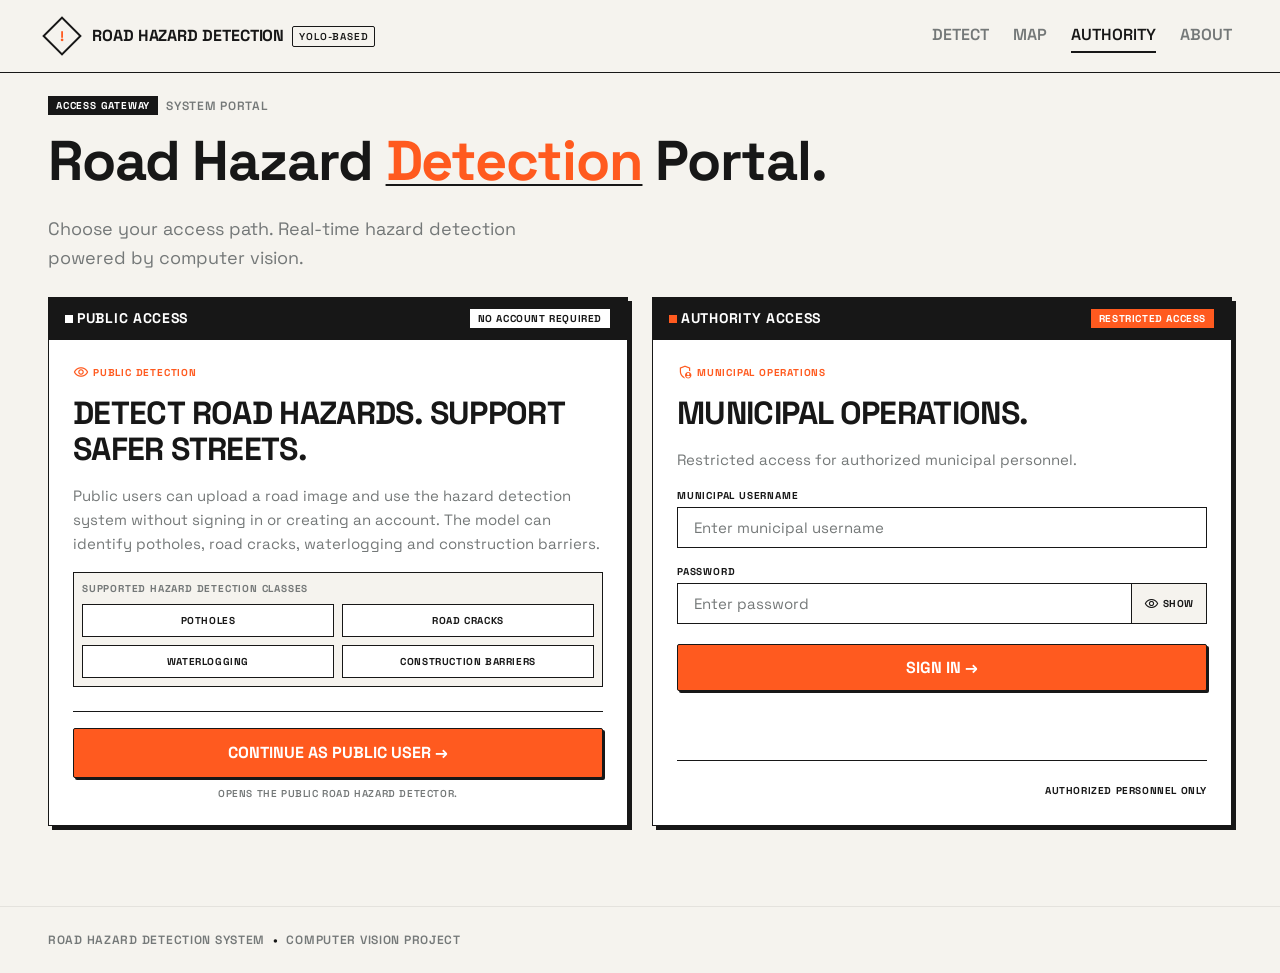
<file: frontend/index.html>
<!DOCTYPE html>
<html lang="en">

<head>
  <meta charset="utf-8">
  <meta name="viewport" content="width=device-width, initial-scale=1.0">
  <title>Access Gateway — Road Hazard Detection</title>
  <meta name="description"
    content="Road Hazard Detection System access gateway. Public users can detect road hazards without an account. Municipal authorities can sign in to manage reports.">
  <link rel="preconnect" href="https://fonts.googleapis.com">
  <link rel="preconnect" href="https://fonts.gstatic.com" crossorigin>
  <link href="https://fonts.googleapis.com/css2?family=Space+Grotesk:wght@400;500;600;700&display=swap"
    rel="stylesheet">
  <link href="https://fonts.googleapis.com/css2?family=Material+Symbols+Outlined:wght,FILL@100..700,0..1&display=swap"
    rel="stylesheet">
  <link rel="stylesheet" href="styles.css">
</head>

<body>
  <!-- Header -->
  <header class="app-header">
    <div class="container header-container">
      <a href="index.html" class="logo-group" style="text-decoration:none;color:inherit;">
        <div class="warning-icon" aria-hidden="true">
          <span>!</span>
        </div>
        <div class="title-group">
          <span class="app-title">Road Hazard Detection</span>
          <span class="model-badge">YOLO-BASED</span>
        </div>
      </a>
      <nav class="main-nav" aria-label="Main Navigation">
        <a href="detect.html" class="nav-link">Detect</a>
        <a href="map.html" class="nav-link">Map</a>
        <a href="index.html" class="nav-link active">Authority</a>
        <a href="about.html" class="nav-link">About</a>
      </nav>
    </div>
  </header>

  <!-- Main Content -->
  <main class="main-content">
    <div class="container">

      <!-- Session Check Overlay -->
      <div id="session-check-overlay" class="gateway-session-check" role="status" aria-live="polite">
        <div class="session-check-card">
          <div class="session-check-header">
            <div class="session-check-header-left">
              <span class="indicator-dot orange pulse-dot"></span>
              <span class="session-check-label">AUTHORITY VERIFICATION</span>
            </div>
            <span class="session-check-badge">SESSION STATUS</span>
          </div>
          <div class="session-check-body">
            <h1 class="session-check-title">CHECKING AUTHORITY SESSION...</h1>
            <p class="session-check-desc">Checking whether you already have an active authority session.</p>
            <div class="session-check-progress">
              <div class="session-check-bar">
                <div class="session-check-bar-fill"></div>
              </div>
              <div class="session-check-status-row">
                <span>PORTAL: AUTHORITY DISPATCH</span>
                <span>STATUS: CONNECTING</span>
              </div>
            </div>
          </div>
          <div class="session-check-footer">
            <a href="detect.html" class="btn-secondary session-check-escape">
              <span class="material-symbols-outlined" style="font-size:18px;">arrow_back</span>
              <span>CONTINUE AS PUBLIC USER →</span>
            </a>
          </div>
        </div>
      </div>

      <!-- Gateway Content (hidden during session check) -->
      <div id="gateway-content" class="gateway-content hidden">
        <!-- Page Header -->
        <div class="gateway-header">
          <div class="wayfinding">
            <span class="badge-dark">ACCESS GATEWAY</span>
            <span class="section-label">SYSTEM PORTAL</span>
          </div>
          <h1 class="main-heading gateway-heading">
            Road Hazard <span class="highlight-underline">Detection</span> Portal.
          </h1>
          <p class="editorial-text">
            Choose your access path. Real-time hazard detection powered by computer vision.
          </p>
        </div>

        <!-- Session Expired Notice -->
        <div id="notice-expired" class="gateway-notice gateway-notice-warn hidden" role="alert">
          <span class="material-symbols-outlined">schedule</span>
          <span>Your authority session has expired. Please sign in again.</span>
        </div>

        <!-- Two Panel Layout -->
        <div class="gateway-panels">

          <!-- PUBLIC ACCESS PANEL -->
          <section class="gateway-panel" id="panel-public">
            <div class="panel-header panel-header-dark">
              <div class="panel-header-left">
                <span class="indicator-dot white-dot"></span>
                <span class="panel-title">Public Access</span>
              </div>
              <span class="panel-badge">No Account Required</span>
            </div>
            <div class="panel-body">
              <div class="panel-content">
                <div class="panel-meta">
                  <span class="material-symbols-outlined"
                    style="font-size:16px;color:var(--accent-orange);">visibility</span>
                  <span>PUBLIC DETECTION</span>
                </div>
                <h2 class="panel-heading">DETECT ROAD HAZARDS. SUPPORT SAFER STREETS.</h2>
                <p class="panel-text">
                  Public users can upload a road image and use the hazard detection system without signing in or
                  creating an account. The model can identify potholes, road cracks, waterlogging and construction
                  barriers.
                </p>
                <div class="supported-classes">
                  <div class="supported-classes-label">SUPPORTED HAZARD DETECTION CLASSES</div>
                  <div class="supported-classes-grid">
                    <span class="class-tag">Potholes</span>
                    <span class="class-tag">Road Cracks</span>
                    <span class="class-tag">Waterlogging</span>
                    <span class="class-tag">Construction Barriers</span>
                  </div>
                </div>
              </div>
              <div class="panel-action-area">
                <a href="detect.html" class="btn-primary panel-cta" id="btn-public-access">
                  <span>CONTINUE AS PUBLIC USER →</span>
                </a>
                <p class="panel-action-note">Opens the public road hazard detector.</p>
              </div>
            </div>
          </section>

          <!-- AUTHORITY ACCESS PANEL -->
          <section class="gateway-panel" id="panel-authority">
            <div class="panel-header panel-header-dark">
              <div class="panel-header-left">
                <span class="indicator-dot orange"></span>
                <span class="panel-title">Authority Access</span>
              </div>
              <span class="panel-badge panel-badge-orange">Restricted Access</span>
            </div>
            <div class="panel-body">
              <div class="panel-content">
                <div class="panel-meta">
                  <span class="material-symbols-outlined" style="font-size:16px;">admin_panel_settings</span>
                  <span>MUNICIPAL OPERATIONS</span>
                </div>
                <h2 class="panel-heading">Municipal Operations.</h2>
                <p class="panel-text">
                  Restricted access for authorized municipal personnel.
                </p>

                <form id="authority-login-form" class="login-form" novalidate>
                  <!-- Username -->
                  <div class="form-field">
                    <label for="login-username" class="form-label">Municipal Username</label>
                    <input type="text" id="login-username" name="username" class="form-input"
                      placeholder="Enter municipal username" required autocomplete="username">
                  </div>
                  <!-- Password -->
                  <div class="form-field">
                    <label for="login-password" class="form-label">Password</label>
                    <div class="password-field">
                      <input type="password" id="login-password" name="password" class="form-input password-input"
                        placeholder="Enter password" required autocomplete="current-password">
                      <button type="button" class="btn-toggle-password" id="btn-toggle-password"
                        aria-label="Show password">
                        <span class="material-symbols-outlined" id="pwd-icon" style="font-size:15px;">visibility</span>
                        <span id="pwd-label">SHOW</span>
                      </button>
                    </div>
                  </div>

                  <!-- Auth Status Messages -->
                  <div id="auth-status" class="auth-status hidden" role="alert" aria-live="polite"></div>

                  <!-- Sign In Button -->
                  <div class="form-submit">
                    <button type="submit" class="btn-primary panel-cta" id="btn-sign-in">
                      <span id="sign-in-text">SIGN IN →</span>
                    </button>
                    <button type="button" class="btn-primary panel-cta signing-in-btn hidden" id="btn-signing-in"
                      disabled>
                      <span class="material-symbols-outlined spinner" style="font-size:18px;">progress_activity</span>
                      <span>SIGNING IN...</span>
                    </button>
                  </div>
                </form>
              </div>
              <div class="panel-action-area panel-authority-footer">
                <span class="panel-footer-label">Authorized Personnel Only</span>
              </div>
            </div>
          </section>

        </div><!-- /.gateway-panels -->

      </div><!-- /#gateway-content -->

    </div>
  </main>

  <!-- Footer -->
  <footer class="app-footer">
    <div class="container footer-container">
      <span class="footer-text">ROAD HAZARD DETECTION SYSTEM <span class="dot">&bull;</span> COMPUTER VISION
        PROJECT</span>
    </div>
  </footer>

  <script src="auth.js"></script>
  <script>
    document.addEventListener('DOMContentLoaded', () => {
      const sessionOverlay = document.getElementById('session-check-overlay');
      const gatewayContent = document.getElementById('gateway-content');
      const loginForm = document.getElementById('authority-login-form');
      const usernameInput = document.getElementById('login-username');
      const passwordInput = document.getElementById('login-password');
      const btnSignIn = document.getElementById('btn-sign-in');
      const btnSigningIn = document.getElementById('btn-signing-in');
      const authStatus = document.getElementById('auth-status');
      const btnTogglePassword = document.getElementById('btn-toggle-password');
      const pwdIcon = document.getElementById('pwd-icon');
      const pwdLabel = document.getElementById('pwd-label');
      const noticeExpired = document.getElementById('notice-expired');

      let isSubmitting = false;

      // --- Check for expired session notice ---
      const params = new URLSearchParams(window.location.search);
      if (params.get('expired') === 'true') {
        noticeExpired.classList.remove('hidden');
      }

      // --- Initial Session Check ---
      async function checkExistingSession() {
        sessionOverlay.classList.remove('hidden');
        gatewayContent.classList.add('hidden');

        const result = await AuthAPI.checkSession();

        if (result.authenticated) {
          window.location.replace('admin-dashboard.html');
          return;
        }

        // No valid session or server unavailable — show gateway
        sessionOverlay.classList.add('hidden');
        gatewayContent.classList.remove('hidden');
      }

      checkExistingSession();

      // --- Toggle Password Visibility ---
      btnTogglePassword.addEventListener('click', () => {
        if (passwordInput.type === 'password') {
          passwordInput.type = 'text';
          pwdIcon.textContent = 'visibility_off';
          pwdLabel.textContent = 'HIDE';
          btnTogglePassword.setAttribute('aria-label', 'Hide password');
        } else {
          passwordInput.type = 'password';
          pwdIcon.textContent = 'visibility';
          pwdLabel.textContent = 'SHOW';
          btnTogglePassword.setAttribute('aria-label', 'Show password');
        }
      });

      // --- Show Auth Status ---
      function showAuthStatus(message, type) {
        authStatus.textContent = '';
        const icon = document.createElement('span');
        icon.className = 'material-symbols-outlined';
        icon.style.fontSize = '16px';
        icon.textContent = type === 'error' ? 'error' : 'warning';

        const text = document.createElement('span');
        text.textContent = message;

        authStatus.appendChild(icon);
        authStatus.appendChild(text);

        authStatus.className = 'auth-status auth-status-' + type;
        authStatus.classList.remove('hidden');
      }

      function hideAuthStatus() {
        authStatus.classList.add('hidden');
      }

      // --- Set Form Disabled State ---
      function setFormDisabled(disabled) {
        usernameInput.disabled = disabled;
        passwordInput.disabled = disabled;
        btnTogglePassword.disabled = disabled;

        if (disabled) {
          btnSignIn.classList.add('hidden');
          btnSigningIn.classList.remove('hidden');
        } else {
          btnSignIn.classList.remove('hidden');
          btnSigningIn.classList.add('hidden');
        }
      }

      // --- Login Submission ---
      loginForm.addEventListener('submit', async (e) => {
        e.preventDefault();

        if (isSubmitting) return;

        const username = usernameInput.value.trim();
        const password = passwordInput.value;

        // Client-side empty validation only
        if (!username || !password) {
          showAuthStatus('Please enter both username and password.', 'error');
          if (!username) usernameInput.focus();
          else passwordInput.focus();
          return;
        }

        hideAuthStatus();
        isSubmitting = true;
        setFormDisabled(true);

        const result = await AuthAPI.login(username, password);

        if (result.success) {
          window.location.replace('admin-dashboard.html');
          return;
        }

        // Handle errors
        isSubmitting = false;
        setFormDisabled(false);

        if (result.error === 'invalid_credentials') {
          showAuthStatus('Incorrect username or password. Please try again.', 'error');
          passwordInput.value = '';
          passwordInput.focus();
        } else if (result.error === 'server_unavailable') {
          showAuthStatus('The authentication service is currently unavailable. Please try again.', 'warn');
        } else {
          showAuthStatus('The authentication service is currently unavailable. Please try again.', 'warn');
        }
      });
    });
  </script>
</body>

</html>
</file>
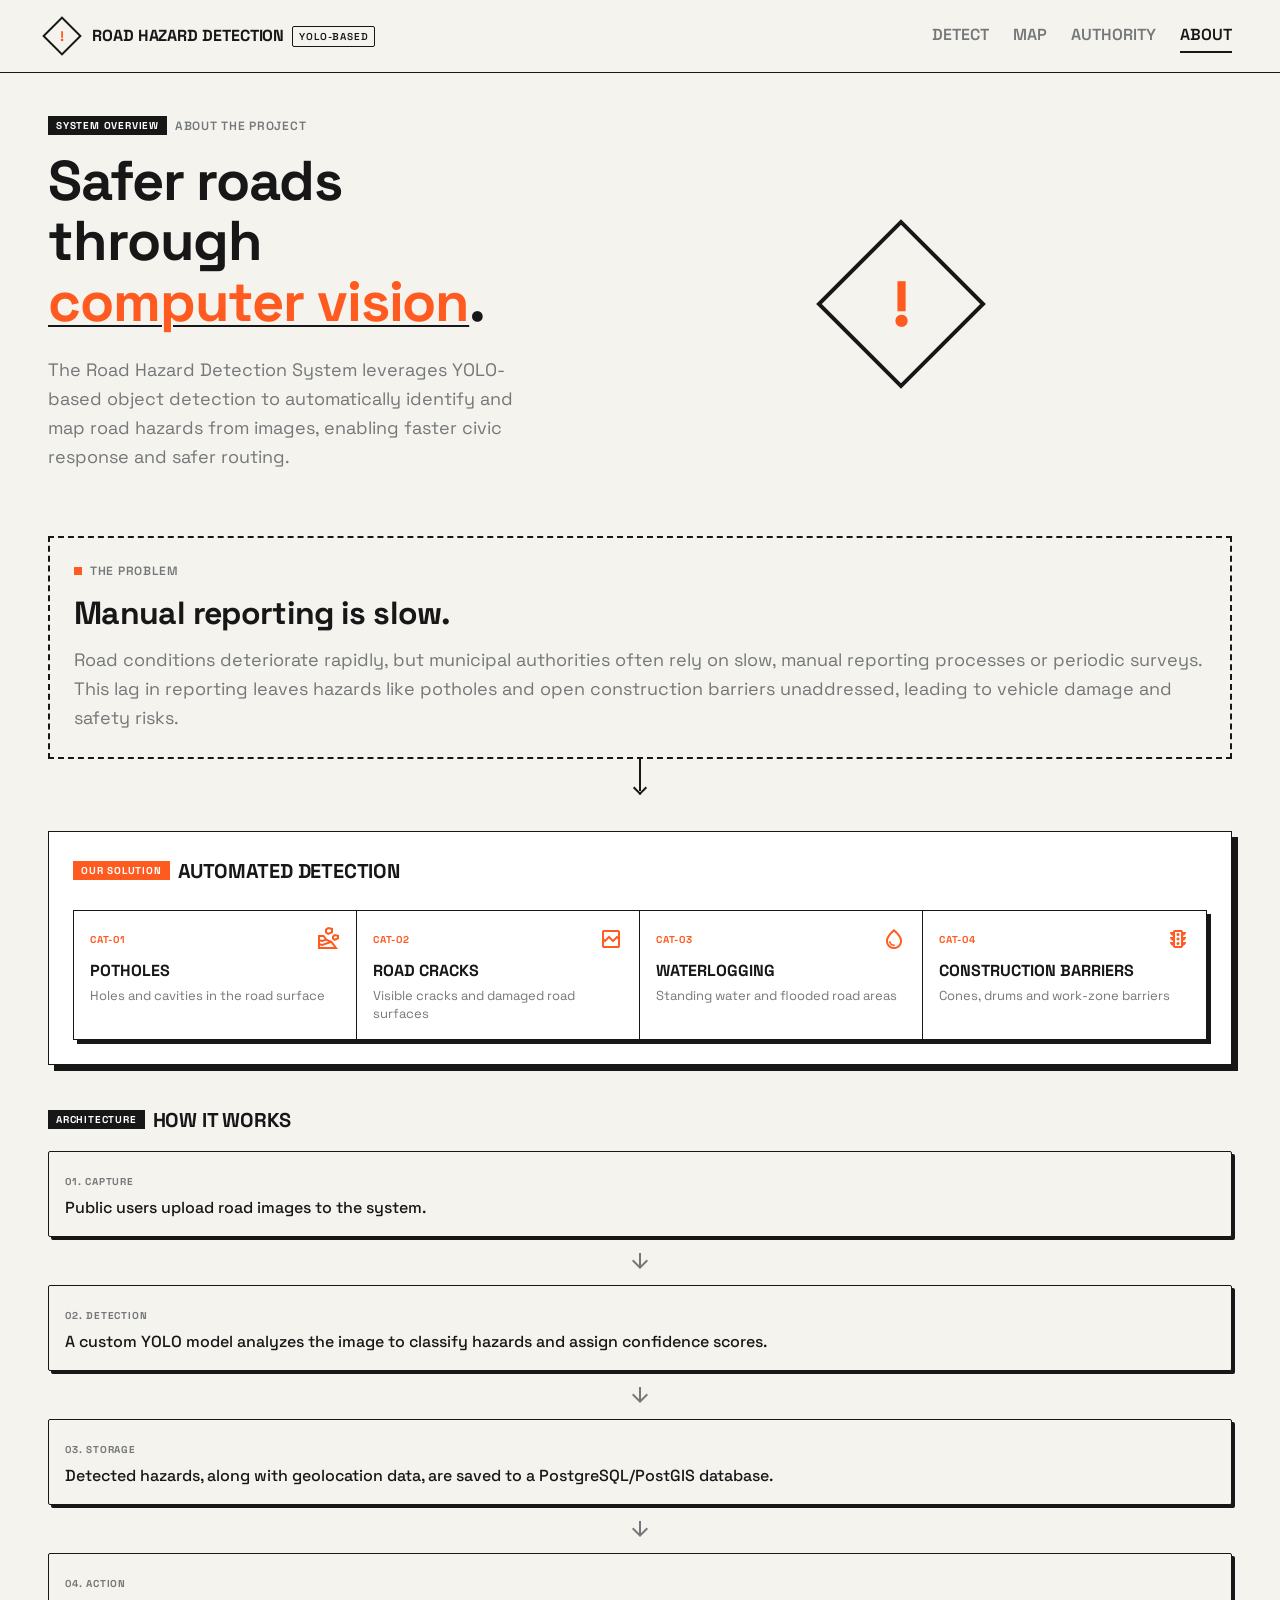
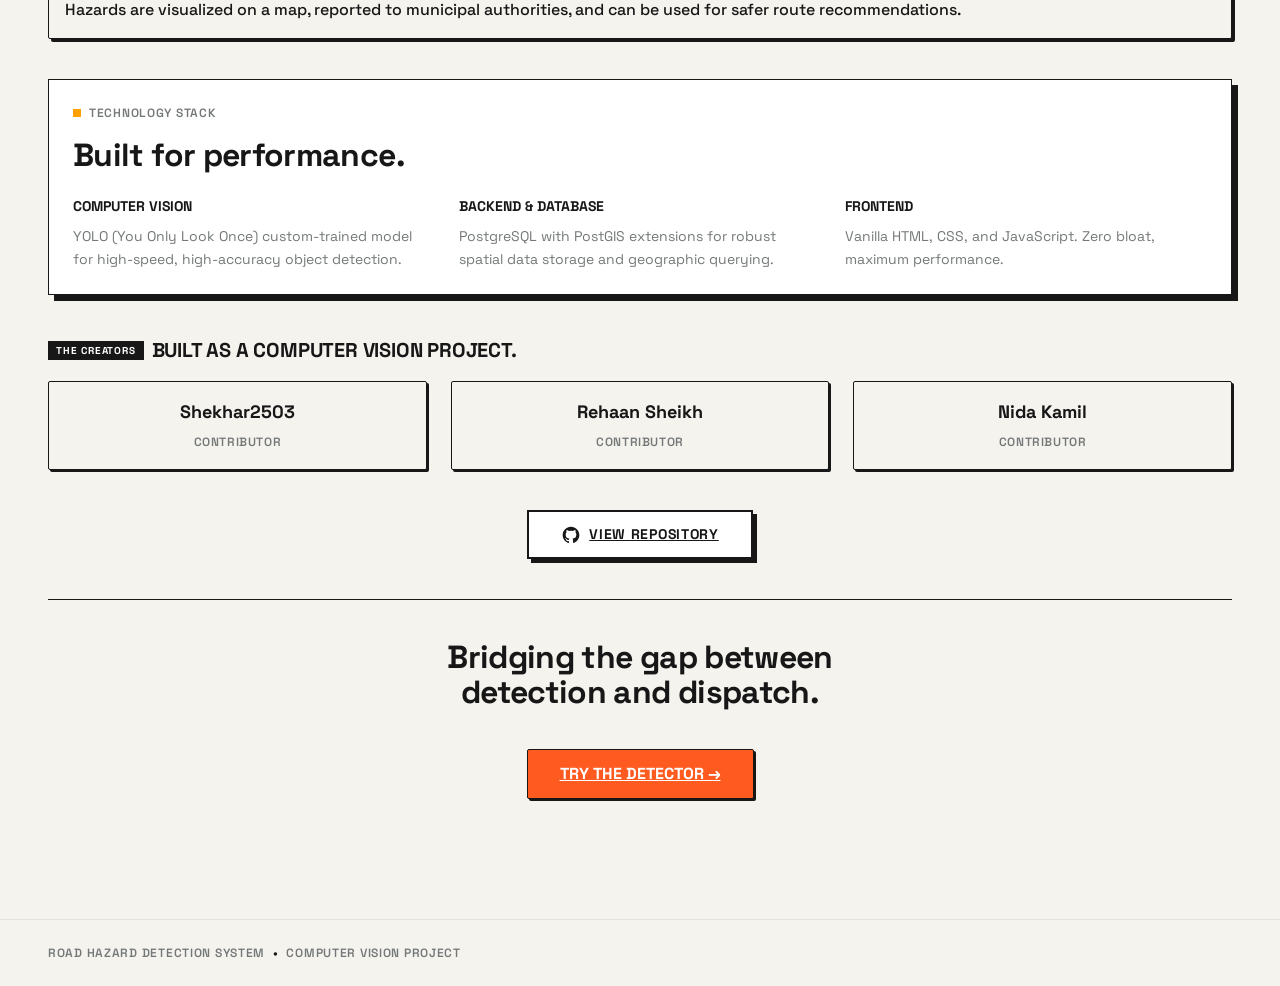
<file: frontend/about.html>
<!DOCTYPE html>
<html lang="en">
<head>
  <meta charset="utf-8">
  <meta name="viewport" content="width=device-width, initial-scale=1.0">
  <title>About — Road Hazard Detection</title>
  <meta name="description" content="Learn about the Road Hazard Detection System, its purpose, and the technology behind it.">
  <link rel="preconnect" href="https://fonts.googleapis.com">
  <link rel="preconnect" href="https://fonts.gstatic.com" crossorigin>
  <link href="https://fonts.googleapis.com/css2?family=Space+Grotesk:wght@400;500;600;700&display=swap" rel="stylesheet">
  <link href="https://fonts.googleapis.com/css2?family=Material+Symbols+Outlined:wght,FILL@100..700,0..1&display=swap" rel="stylesheet">
  <link rel="stylesheet" href="styles.css">
  <style>
    /* Specific overrides for About page layout to keep styles.css clean */
    
    /* Problem -> Solution Flow */
    .problem-solution-connector {
      width: 2px;
      height: 32px;
      background-color: var(--border-color);
      margin: 0 auto;
      position: relative;
    }
    .problem-solution-connector::after {
      content: '';
      position: absolute;
      bottom: -2px;
      left: -4px;
      width: 8px;
      height: 8px;
      border-right: 2px solid var(--border-color);
      border-bottom: 2px solid var(--border-color);
      transform: rotate(45deg);
    }
    .solution-card {
      background-color: #fff;
      padding: var(--space-lg);
      border: 1px solid var(--border-color);
      box-shadow: var(--shadow-xl);
    }

    /* Problem Section Hover */
    .problem-card {
      transition: background-color 0.2s ease, border-color 0.2s ease;
      cursor: default;
    }
    .problem-card:hover {
      background-color: #FAF4EB !important;
      border-color: var(--accent-orange) !important;
    }

    /* Interactive Pipeline Flow */
    .flow-card {
      transition: transform 0.3s cubic-bezier(0.175, 0.885, 0.32, 1.275), box-shadow 0.3s ease, border-color 0.3s ease;
      cursor: default;
    }
    .flow-card:hover {
      transform: translateY(-4px) scale(1.01);
      box-shadow: 6px 6px 0px var(--accent-orange);
      border-color: var(--accent-orange);
    }
    .flow-arrow-container {
      display: flex;
      justify-content: center;
      padding: 12px 0;
      color: var(--text-muted);
      transition: color 0.3s ease;
    }
    /* Subtle arrow reaction when hovering the card above it */
    .flow-card:hover + .flow-arrow-container {
      color: var(--accent-orange);
    }

    /* Creators Section */
    .creators-grid {
      display: grid; 
      grid-template-columns: repeat(auto-fit, minmax(240px, 1fr)); 
      gap: var(--space-lg);
    }
    .creator-card {
      background-color: var(--bg-color);
      border: 1px solid var(--border-color);
      padding: var(--space-md) var(--space-lg);
      border-radius: var(--radius-sm);
      text-align: center;
      transition: background-color 0.2s ease, transform 0.2s ease;
      box-shadow: var(--shadow-sm);
    }
    .creator-card:hover {
      background-color: #fff;
      transform: translateY(-2px);
      box-shadow: var(--shadow-md);
    }
    .creator-name {
      font-size: 18px;
      font-weight: 700;
      margin-bottom: 4px;
    }
    .creator-role {
      font-size: 12px;
      font-weight: 600;
      text-transform: uppercase;
      letter-spacing: 0.05em;
      color: var(--text-muted);
    }
  </style>
</head>
<body>
  <!-- Header -->
  <header class="app-header">
    <div class="container header-container">
      <a href="index.html" class="logo-group" style="text-decoration:none;color:inherit;">
        <div class="warning-icon" aria-hidden="true">
          <span>!</span>
        </div>
        <div class="title-group">
          <span class="app-title">Road Hazard Detection</span>
          <span class="model-badge">YOLO-BASED</span>
        </div>
      </a>
      <nav class="main-nav" aria-label="Main Navigation">
        <a href="detect.html" class="nav-link">Detect</a>
        <a href="map.html" class="nav-link">Map</a>
        <a href="index.html" class="nav-link">Authority</a>
        <a href="about.html" class="nav-link active">About</a>
      </nav>
    </div>
  </header>

  <!-- Main Content -->
  <main class="main-content">
    <div class="container">
      
      <!-- Intro / Hero -->
      <section class="section-header" style="margin-bottom: var(--space-xl);">
        <div class="editorial-column">
          <div class="wayfinding">
            <span class="badge-dark">SYSTEM OVERVIEW</span>
            <span class="section-label">ABOUT THE PROJECT</span>
          </div>
          <h1 class="main-heading">
            Safer roads through<br>
            <span class="highlight-underline">computer vision</span>.
          </h1>
          <p class="editorial-text">
            The Road Hazard Detection System leverages YOLO-based object detection to automatically identify and map road hazards from images, enabling faster civic response and safer routing.
          </p>
        </div>
        <div class="workspace-column" style="justify-content: center; align-items: center; padding: 2rem;">
            <div class="warning-icon" aria-hidden="true" style="width: 120px; height: 120px; border-width: 4px;">
              <span style="font-size: 64px;">!</span>
            </div>
        </div>
      </section>

      <!-- The Problem -> Solution Flow -->
      <!-- The Problem -->
      <section style="margin-bottom: 0;">
         <div class="workspace-card problem-card" style="background-color: transparent; border: 2px dashed var(--border-color); box-shadow: none;">
           <div class="wayfinding">
             <span class="indicator-dot orange pulse-indicator"></span>
             <span class="section-label">THE PROBLEM</span>
           </div>
           <h2 class="main-heading" style="font-size: 32px; margin-bottom: var(--space-md);">Manual reporting is slow.</h2>
           <p class="editorial-text" style="max-width: none; margin-bottom: 0;">
             Road conditions deteriorate rapidly, but municipal authorities often rely on slow, manual reporting processes or periodic surveys. This lag in reporting leaves hazards like potholes and open construction barriers unaddressed, leading to vehicle damage and safety risks.
           </p>
         </div>
      </section>

      <div class="problem-solution-connector"></div>

      <!-- What we detect (The Solution) -->
      <section class="solution-card hazards-spec" style="margin-bottom: var(--space-xl);">
        <div class="spec-header-row" style="margin-bottom: var(--space-lg);">
          <div class="spec-tag">
            <span class="badge-dark" style="background-color: var(--accent-orange);">OUR SOLUTION</span>
            <h2 class="spec-heading">AUTOMATED DETECTION</h2>
          </div>
        </div>
        
        <div class="hazards-grid">
          <!-- Cat 1 -->
          <div class="hazard-category">
            <div class="hazard-top">
              <div class="hazard-title-row">
                <span class="cat-id">CAT-01</span>
                <span class="material-symbols-outlined hazard-icon">landslide</span>
              </div>
              <h3 class="hazard-name">POTHOLES</h3>
              <p class="hazard-desc">Holes and cavities in the road surface</p>
            </div>
          </div>
          <!-- Cat 2 -->
          <div class="hazard-category">
            <div class="hazard-top">
              <div class="hazard-title-row">
                <span class="cat-id">CAT-02</span>
                <span class="material-symbols-outlined hazard-icon">broken_image</span>
              </div>
              <h3 class="hazard-name">ROAD CRACKS</h3>
              <p class="hazard-desc">Visible cracks and damaged road surfaces</p>
            </div>
          </div>
          <!-- Cat 3 -->
          <div class="hazard-category">
            <div class="hazard-top">
              <div class="hazard-title-row">
                <span class="cat-id">CAT-03</span>
                <span class="material-symbols-outlined hazard-icon">water_drop</span>
              </div>
              <h3 class="hazard-name">WATERLOGGING</h3>
              <p class="hazard-desc">Standing water and flooded road areas</p>
            </div>
          </div>
          <!-- Cat 4 -->
          <div class="hazard-category">
            <div class="hazard-top">
              <div class="hazard-title-row">
                <span class="cat-id">CAT-04</span>
                <span class="material-symbols-outlined hazard-icon">traffic</span>
              </div>
              <h3 class="hazard-name">CONSTRUCTION BARRIERS</h3>
              <p class="hazard-desc">Cones, drums and work-zone barriers</p>
            </div>
          </div>
        </div>
      </section>

      <!-- Pipeline / How it works -->
      <section style="margin-bottom: var(--space-xl);">
        <div class="spec-header-row" style="margin-bottom: var(--space-md);">
          <div class="spec-tag">
            <span class="badge-dark">ARCHITECTURE</span>
            <h2 class="spec-heading">HOW IT WORKS</h2>
          </div>
        </div>
        <div style="display: flex; flex-direction: column;">
          
          <div class="spec-card flow-card" style="margin-bottom: 0;">
            <div class="spec-header">
              <span class="spec-label">01. CAPTURE</span>
            </div>
            <p class="spec-value" style="font-size: 16px; text-transform: none; font-weight: 500; letter-spacing: normal;">Public users upload road images to the system.</p>
          </div>
          
          <div class="flow-arrow-container">
             <span class="material-symbols-outlined flow-arrow">arrow_downward</span>
          </div>

          <div class="spec-card flow-card" style="margin-bottom: 0;">
            <div class="spec-header">
              <span class="spec-label">02. DETECTION</span>
            </div>
            <p class="spec-value" style="font-size: 16px; text-transform: none; font-weight: 500; letter-spacing: normal;">A custom YOLO model analyzes the image to classify hazards and assign confidence scores.</p>
          </div>

          <div class="flow-arrow-container">
             <span class="material-symbols-outlined flow-arrow">arrow_downward</span>
          </div>

          <div class="spec-card flow-card" style="margin-bottom: 0;">
            <div class="spec-header">
              <span class="spec-label">03. STORAGE</span>
            </div>
            <p class="spec-value" style="font-size: 16px; text-transform: none; font-weight: 500; letter-spacing: normal;">Detected hazards, along with geolocation data, are saved to a PostgreSQL/PostGIS database.</p>
          </div>
          
          <div class="flow-arrow-container">
             <span class="material-symbols-outlined flow-arrow">arrow_downward</span>
          </div>

          <div class="spec-card flow-card" style="margin-bottom: 0;">
            <div class="spec-header">
              <span class="spec-label">04. ACTION</span>
            </div>
            <p class="spec-value" style="font-size: 16px; text-transform: none; font-weight: 500; letter-spacing: normal;">Hazards are visualized on a map, reported to municipal authorities, and can be used for safer route recommendations.</p>
          </div>
          
        </div>
      </section>

      <!-- Technology Stack -->
      <section style="margin-bottom: var(--space-xl);">
         <div class="workspace-card">
           <div class="wayfinding">
             <span class="indicator-dot yellow"></span>
             <span class="section-label">TECHNOLOGY STACK</span>
           </div>
           <h2 class="main-heading" style="font-size: 32px; margin-bottom: var(--space-md);">Built for performance.</h2>
           
           <div style="display: grid; grid-template-columns: repeat(auto-fit, minmax(200px, 1fr)); gap: var(--space-lg); margin-top: var(--space-lg);">
             <div>
               <h3 style="font-size: 14px; font-weight: 700; margin-bottom: 8px;">COMPUTER VISION</h3>
               <p class="editorial-text" style="font-size: 14px; margin-bottom: 0;">YOLO (You Only Look Once) custom-trained model for high-speed, high-accuracy object detection.</p>
             </div>
             <div>
               <h3 style="font-size: 14px; font-weight: 700; margin-bottom: 8px;">BACKEND & DATABASE</h3>
               <p class="editorial-text" style="font-size: 14px; margin-bottom: 0;">PostgreSQL with PostGIS extensions for robust spatial data storage and geographic querying.</p>
             </div>
             <div>
               <h3 style="font-size: 14px; font-weight: 700; margin-bottom: 8px;">FRONTEND</h3>
               <p class="editorial-text" style="font-size: 14px; margin-bottom: 0;">Vanilla HTML, CSS, and JavaScript. Zero bloat, maximum performance.</p>
             </div>
           </div>
         </div>
      </section>

      <!-- Creators -->
      <section style="margin-bottom: var(--space-xl);">
        <div class="spec-header-row" style="margin-bottom: var(--space-md);">
          <div class="spec-tag">
            <span class="badge-dark">THE CREATORS</span>
            <h2 class="spec-heading">BUILT AS A COMPUTER VISION PROJECT.</h2>
          </div>
        </div>
        
        <div class="creators-grid">
          <div class="creator-card">
            <h3 class="creator-name">Shekhar2503</h3>
            <span class="creator-role">Contributor</span>
          </div>
          <div class="creator-card">
            <h3 class="creator-name">Rehaan Sheikh</h3>
            <span class="creator-role">Contributor</span>
          </div>
          <div class="creator-card">
            <h3 class="creator-name">Nida Kamil</h3>
            <span class="creator-role">Contributor</span>
          </div>
        </div>

        <div style="margin-top: var(--space-xl); display: flex; justify-content: center;">
          <a href="https://github.com/shekhar2503/Road_Hazard_Project" target="_blank" rel="noopener noreferrer" class="btn-secondary">
            <svg width="20" height="20" viewBox="0 0 24 24" fill="currentColor">
              <path fill-rule="evenodd" clip-rule="evenodd" d="M12 2C6.477 2 2 6.477 2 12c0 4.42 2.865 8.166 6.839 9.489.5.092.682-.217.682-.482 0-.237-.008-.866-.013-1.7-2.782.603-3.369-1.34-3.369-1.34-.454-1.156-1.11-1.462-1.11-1.462-.908-.62.069-.608.069-.608 1.003.07 1.531 1.03 1.531 1.03.892 1.529 2.341 1.087 2.91.831.092-.646.35-1.086.636-1.336-2.22-.253-4.555-1.11-4.555-4.943 0-1.091.39-1.984 1.029-2.683-.103-.253-.446-1.27.098-2.647 0 0 .84-.269 2.75 1.025A9.578 9.578 0 0112 6.836c.85.004 1.705.114 2.504.336 1.909-1.294 2.747-1.025 2.747-1.025.546 1.377.203 2.394.1 2.647.64.699 1.028 1.592 1.028 2.683 0 3.842-2.339 4.687-4.566 4.935.359.309.678.919.678 1.852 0 1.336-.012 2.415-.012 2.743 0 .267.18.578.688.48C19.138 20.161 22 16.416 22 12c0-5.523-4.477-10-10-10z"></path>
            </svg>
            <span>VIEW REPOSITORY</span>
          </a>
        </div>
      </section>
      
      <!-- Purpose / Outcome -->
      <section style="margin-bottom: var(--space-xl); text-align: center; padding: var(--space-xl) 0; border-top: 1px solid var(--border-color);">
        <h2 class="main-heading" style="font-size: 32px;">Bridging the gap between<br>detection and dispatch.</h2>
        <a href="detect.html" class="btn-primary" style="margin-top: var(--space-md);">
          <span>TRY THE DETECTOR →</span>
        </a>
      </section>

    </div>
  </main>

  <!-- Footer -->
  <footer class="app-footer">
    <div class="container footer-container">
      <span class="footer-text">ROAD HAZARD DETECTION SYSTEM <span class="dot">&bull;</span> COMPUTER VISION PROJECT</span>
    </div>
  </footer>

</body>
</html>
</file>
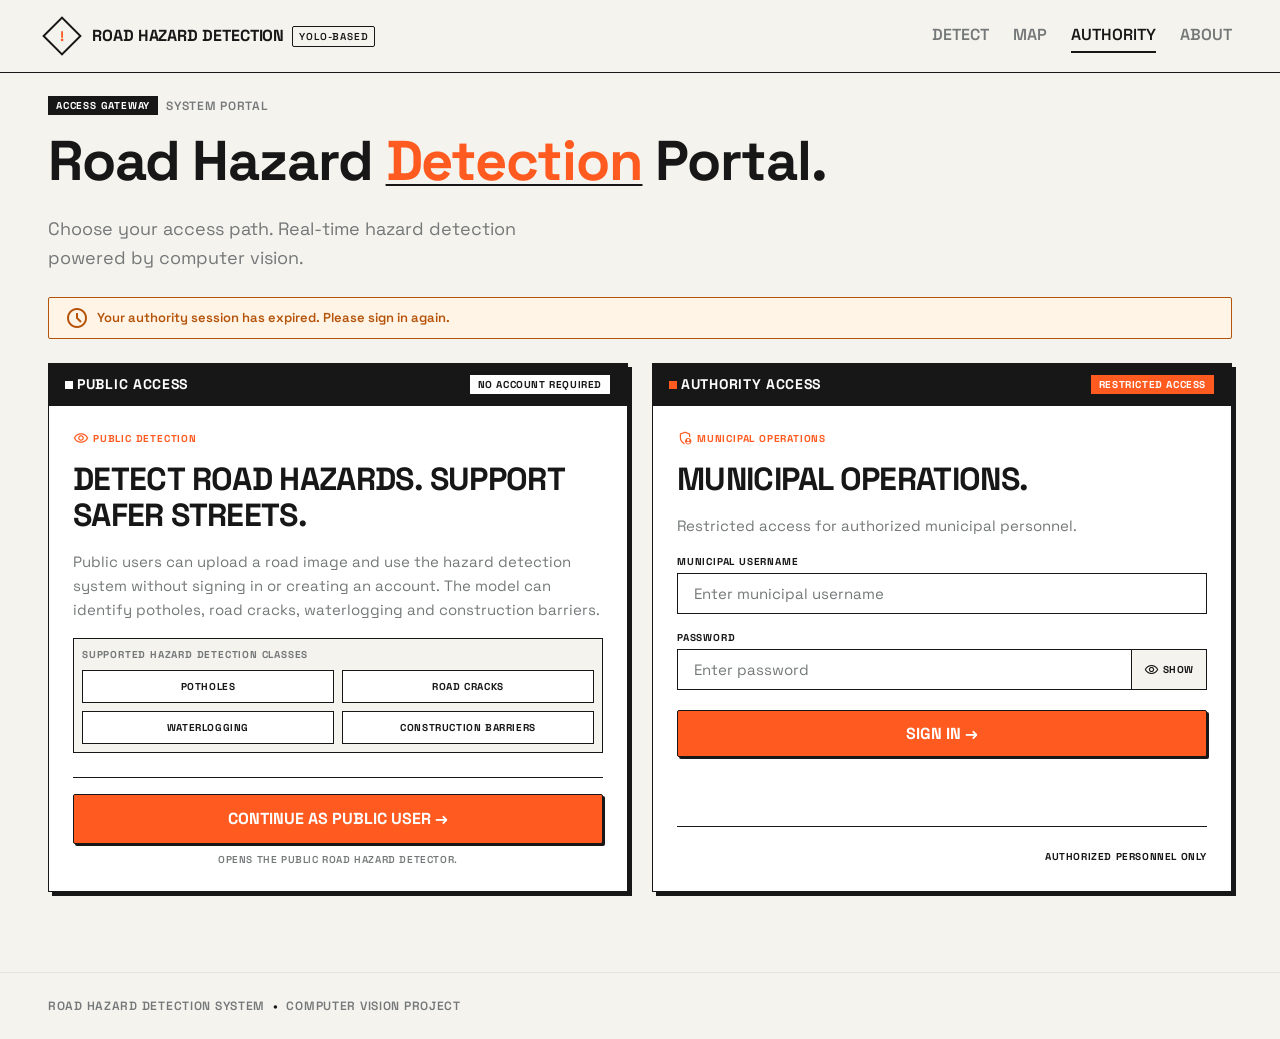
<file: frontend/admin-dashboard.html>
<!DOCTYPE html>
<html lang="en">
<head>
  <meta charset="utf-8">
  <meta name="viewport" content="width=device-width, initial-scale=1.0">
  <title>Dashboard — Road Hazard Detection</title>
  <meta name="description" content="Authority operations dashboard for the Road Hazard Detection System. View summary metrics and recent detection reports.">
  <link rel="preconnect" href="https://fonts.googleapis.com">
  <link rel="preconnect" href="https://fonts.gstatic.com" crossorigin>
  <link href="https://fonts.googleapis.com/css2?family=Space+Grotesk:wght@400;500;600;700&display=swap" rel="stylesheet">
  <link href="https://fonts.googleapis.com/css2?family=Material+Symbols+Outlined:wght,FILL@100..700,0..1&display=swap" rel="stylesheet">
  <link rel="stylesheet" href="styles.css">
</head>
<body>
  <!-- Admin Header -->
  <header class="app-header admin-header">
    <div class="container header-container">
      <a href="index.html" class="logo-group" style="text-decoration:none;color:inherit;">
        <div class="warning-icon" aria-hidden="true">
          <span>!</span>
        </div>
        <div class="title-group">
          <span class="app-title">Road Hazard Detection</span>
          <span class="model-badge">YOLO-BASED</span>
        </div>
      </a>

      <nav class="admin-nav" id="admin-nav" aria-label="Admin Navigation">
        <a href="admin-dashboard.html" class="nav-link active">Dashboard</a>
        <a href="admin-reports.html" class="nav-link">Reports</a>
        <a href="map.html" class="nav-link">Map</a>
        <a href="about.html" class="nav-link">About</a>
      </nav>

      <div class="admin-header-right">
        <div class="admin-user-badge">
          <span class="material-symbols-outlined" style="font-size:16px;">person</span>
          <span id="admin-username" class="admin-username">Admin User</span>
        </div>
        <button class="btn-logout" aria-label="Logout">LOGOUT</button>
        <button class="admin-menu-toggle" id="admin-menu-toggle" aria-label="Toggle menu" aria-expanded="false">
          <span class="material-symbols-outlined">menu</span>
        </button>
      </div>
    </div>
    <!-- Mobile Nav -->
    <div id="admin-mobile-nav" class="admin-mobile-nav hidden">
      <a href="admin-dashboard.html" class="mobile-nav-link active">Dashboard</a>
      <a href="admin-reports.html" class="mobile-nav-link">Reports</a>
      <a href="map.html" class="mobile-nav-link">Map</a>
      <a href="#" class="mobile-nav-link">About</a>
      <button class="mobile-nav-link btn-logout">Logout</button>
    </div>
  </header>

  <!-- Main Content -->
  <main class="main-content admin-main">
    <div class="container">

      <!-- Page Header -->
      <div class="admin-page-header">
        <div class="admin-page-meta">
          <span class="badge-dark">AUTHORITY CONTROL</span>
          <span class="section-label">OPERATIONS OVERVIEW</span>
        </div>
        <h1 class="main-heading admin-page-title">
          ROAD <span class="highlight-box">HAZARD</span> OPERATIONS.
        </h1>
        <p class="editorial-text">
          Review detected road hazards and update their operational status.
        </p>
      </div>

      <!-- Summary Cards -->
      <div class="summary-cards" id="dashboard-cards">
        <div class="summary-card">
          <div class="summary-card-header">
            <span class="summary-card-label">TOTAL REPORTS</span>
            <span class="material-symbols-outlined summary-card-icon">dataset</span>
          </div>
          <div class="summary-card-body">
            <span class="summary-value" id="card-total">—</span>
            <span class="summary-sub">All detection reports</span>
          </div>
        </div>
        <div class="summary-card">
          <div class="summary-card-header">
            <span class="summary-card-label">PENDING REVIEW</span>
            <span class="summary-card-indicator indicator-pending"></span>
          </div>
          <div class="summary-card-body">
            <span class="summary-value" id="card-pending">—</span>
            <span class="summary-sub">Awaiting authority review</span>
          </div>
        </div>
        <div class="summary-card">
          <div class="summary-card-header">
            <span class="summary-card-label">HIGH PRIORITY</span>
            <span class="summary-card-indicator indicator-high"></span>
          </div>
          <div class="summary-card-body">
            <span class="summary-value summary-value-accent" id="card-high-priority">—</span>
            <span class="summary-sub">Reports requiring attention</span>
          </div>
        </div>
        <div class="summary-card">
          <div class="summary-card-header">
            <span class="summary-card-label">RESOLVED</span>
            <span class="summary-card-indicator indicator-resolved"></span>
          </div>
          <div class="summary-card-body">
            <span class="summary-value" id="card-resolved">—</span>
            <span class="summary-sub">Reports marked as resolved</span>
          </div>
        </div>
      </div>

      <!-- Recent Reports Section -->
      <div id="dashboard-default">
        <div class="reports-table-container">
          <div class="reports-table-header">
            <div class="reports-table-title">
              <span class="table-title-dot">■</span>
              <span>RECENT HAZARD REPORTS</span>
            </div>
            <a href="admin-reports.html" class="btn-view-all">
              <span>VIEW ALL REPORTS</span>
              <span class="material-symbols-outlined" style="font-size:16px;">arrow_forward</span>
            </a>
          </div>
          <div class="table-scroll">
            <table class="admin-table">
              <thead>
                <tr class="table-header-row">
                  <th class="table-th">REPORT ID</th>
                  <th class="table-th">IMAGE</th>
                  <th class="table-th">HAZARD TYPE</th>
                  <th class="table-th th-right">CONFIDENCE</th>
                  <th class="table-th">PRIORITY</th>
                  <th class="table-th">STATUS</th>
                  <th class="table-th">SUBMITTED</th>
                  <th class="table-th th-center">ACTION</th>
                </tr>
              </thead>
              <tbody id="dashboard-table-body">
                <tr><td colspan="8" class="table-loading">Loading reports...</td></tr>
              </tbody>
            </table>
          </div>
        </div>
      </div>

      <!-- Empty State -->
      <div id="dashboard-empty" class="admin-state-box hidden">
        <div class="state-icon-box">
          <span class="material-symbols-outlined" style="font-size:28px;">inbox</span>
        </div>
        <h3 class="state-title">NO REPORTS AVAILABLE</h3>
        <p class="state-desc">Hazard reports will appear here when detection records are available.</p>
      </div>

      <!-- Error State -->
      <div id="dashboard-error" class="admin-state-box admin-state-error hidden">
        <div class="state-icon-box state-icon-error">
          <span class="material-symbols-outlined" style="font-size:28px;">warning</span>
        </div>
        <h3 class="state-title">SERVICE UNAVAILABLE</h3>
        <p class="state-desc">Unable to connect to the reports service. Please try again.</p>
        <button class="btn-primary" id="dashboard-retry">
          <span>RETRY</span>
          <span class="material-symbols-outlined" style="font-size:16px;">refresh</span>
        </button>
      </div>

    </div>
  </main>

  <!-- Footer -->
  <footer class="app-footer">
    <div class="container footer-container">
      <span class="footer-text">ROAD HAZARD DETECTION SYSTEM <span class="dot">&bull;</span> COMPUTER VISION PROJECT</span>
    </div>
  </footer>

  <script src="auth.js"></script>
  <script src="admin.js"></script>
  <script>
    document.addEventListener('DOMContentLoaded', async () => {
      const user = await protectAdminPage();
      if (user) initDashboard(user);
    });
  </script>
</body>
</html>
</file>
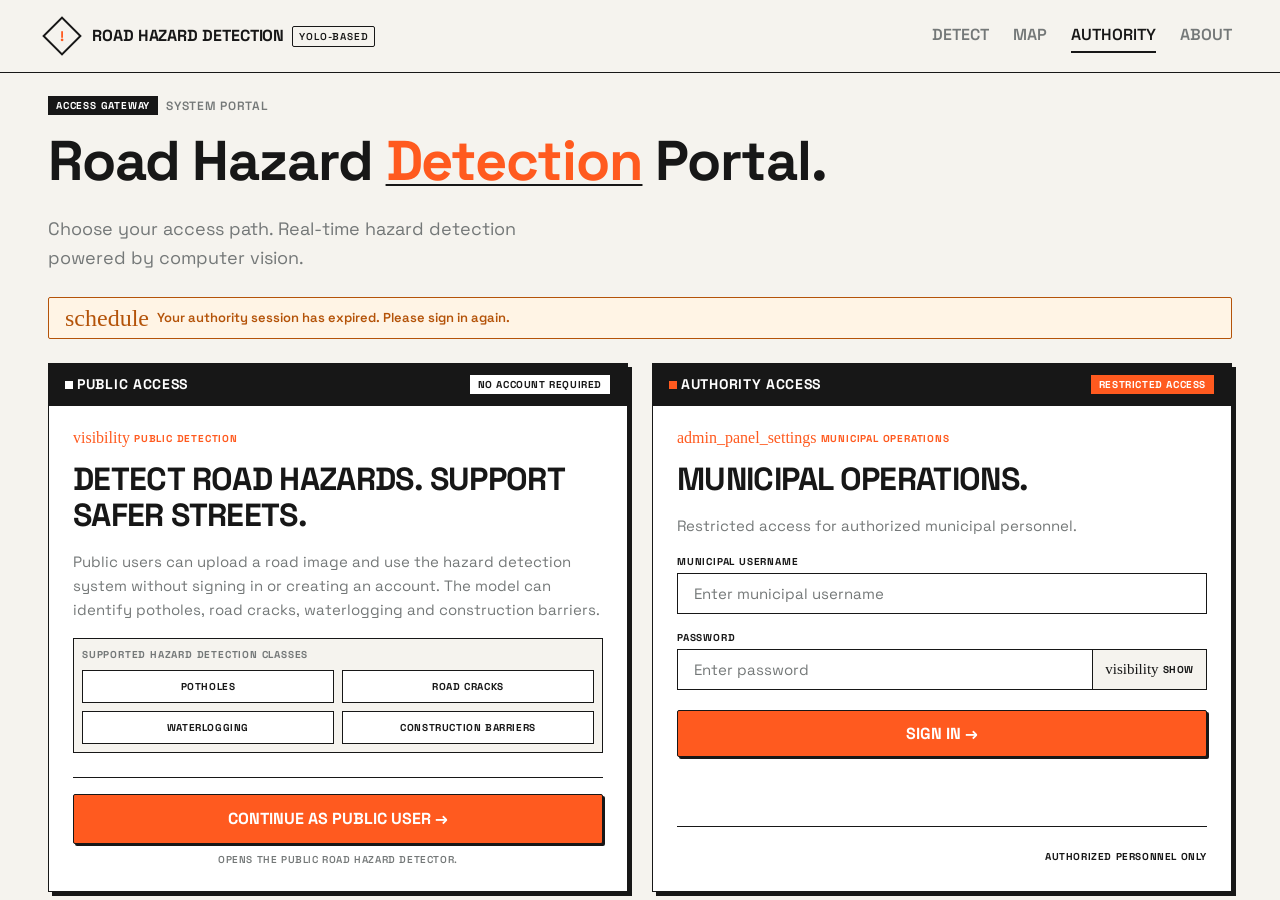
<file: frontend/admin-report-details.html>
<!DOCTYPE html>
<html lang="en">
<head>
  <meta charset="utf-8">
  <meta name="viewport" content="width=device-width, initial-scale=1.0">
  <title>Report Details — Road Hazard Detection</title>
  <meta name="description" content="View and manage individual hazard detection report details in the Road Hazard Detection System.">
  <link rel="preconnect" href="https://fonts.googleapis.com">
  <link rel="preconnect" href="https://fonts.gstatic.com" crossorigin>
  <link href="https://fonts.googleapis.com/css2?family=Space+Grotesk:wght@400;500;600;700&display=swap" rel="stylesheet">
  <link href="https://fonts.googleapis.com/css2?family=Material+Symbols+Outlined:wght,FILL@100..700,0..1&display=swap" rel="stylesheet">
  <link rel="stylesheet" href="styles.css">
</head>
<body>
  <!-- Admin Header -->
  <header class="app-header admin-header">
    <div class="container header-container">
      <a href="index.html" class="logo-group" style="text-decoration:none;color:inherit;">
        <div class="warning-icon" aria-hidden="true">
          <span>!</span>
        </div>
        <div class="title-group">
          <span class="app-title">Road Hazard Detection</span>
          <span class="model-badge">YOLO-BASED</span>
        </div>
      </a>

      <nav class="admin-nav" id="admin-nav" aria-label="Admin Navigation">
        <a href="admin-dashboard.html" class="nav-link">Dashboard</a>
        <a href="admin-reports.html" class="nav-link active">Reports</a>
        <a href="map.html" class="nav-link">Map</a>
        <a href="about.html" class="nav-link">About</a>
      </nav>

      <div class="admin-header-right">
        <div class="admin-user-badge">
          <span class="material-symbols-outlined" style="font-size:16px;">person</span>
          <span id="admin-username" class="admin-username">Admin User</span>
        </div>
        <button class="btn-logout" aria-label="Logout">LOGOUT</button>
        <button class="admin-menu-toggle" id="admin-menu-toggle" aria-label="Toggle menu" aria-expanded="false">
          <span class="material-symbols-outlined">menu</span>
        </button>
      </div>
    </div>
    <div id="admin-mobile-nav" class="admin-mobile-nav hidden">
      <a href="admin-dashboard.html" class="mobile-nav-link">Dashboard</a>
      <a href="admin-reports.html" class="mobile-nav-link active">Reports</a>
      <a href="map.html" class="mobile-nav-link">Map</a>
      <a href="#" class="mobile-nav-link">About</a>
      <button class="mobile-nav-link btn-logout">Logout</button>
    </div>
  </header>

  <!-- Main Content -->
  <main class="main-content admin-main">
    <div class="container">

      <!-- Back nav -->
      <div class="detail-breadcrumb">
        <a href="admin-reports.html" class="btn-back">
          <span class="btn-back-icon">
            <span class="material-symbols-outlined" style="font-size:14px;">arrow_back</span>
          </span>
          ← BACK TO REPORTS
        </a>
        <span class="detail-breadcrumb-label">AUTHORITY CONTROL // REPORT REVIEW</span>
      </div>

      <!-- Loading State -->
      <div id="detail-loading" class="admin-state-box">
        <div class="state-icon-box">
          <span class="material-symbols-outlined spinner" style="font-size:28px;">progress_activity</span>
        </div>
        <h3 class="state-title">LOADING REPORT...</h3>
        <p class="state-desc">Fetching report details.</p>
      </div>

      <!-- Error State -->
      <div id="detail-error" class="admin-state-box admin-state-error hidden">
        <div class="state-icon-box state-icon-error">
          <span class="material-symbols-outlined" style="font-size:28px;">warning</span>
        </div>
        <h3 class="state-title">UNABLE TO LOAD REPORT</h3>
        <p class="state-desc">The report could not be retrieved. Please try again.</p>
        <button class="btn-primary" id="detail-retry">
          <span>RETRY</span>
          <span class="material-symbols-outlined" style="font-size:16px;">refresh</span>
        </button>
      </div>

      <!-- Report Content -->
      <div id="detail-content" class="hidden">

        <!-- Page Header -->
        <div class="detail-page-header">
          <div class="detail-title-row">
            <h1 class="detail-title" id="detail-report-id">REPORT —</h1>
            <span class="status-badge-large status-pending" id="detail-header-status">PENDING REVIEW</span>
          </div>
          <p class="detail-subtitle">Review the detected hazard and update its status.</p>
        </div>

        <!-- Two Column Layout -->
        <div class="detail-grid">

          <!-- LEFT: Detection Image -->
          <div class="detail-image-panel">
            <div class="detail-panel-card">
              <div class="detail-panel-header">
                <div class="detail-panel-header-left">
                  <span class="detail-panel-dot"></span>
                  <h2 class="detail-panel-title">DETECTION OUTPUT</h2>
                </div>
                <span class="detail-panel-meta">BOUNDING BOX OVERLAY</span>
              </div>
              <div class="detail-image-stage">
                <div class="detail-image-container" id="detail-image-wrapper">
                  <img id="detail-image" src="" alt="Detection image" class="detail-img">
                  <div id="detail-bboxes" class="detail-bboxes"></div>
                  <div class="detail-grid-overlay"></div>
                </div>
                <div class="detail-image-meta">
                  <div class="detail-image-meta-item">
                    <span class="detail-meta-label">IMAGE FILE</span>
                    <span class="detail-meta-value" id="detail-filename">—</span>
                  </div>
                  <div class="detail-image-meta-item">
                    <span class="detail-meta-label">SUBMITTED</span>
                    <span class="detail-meta-value" id="detail-submitted">—</span>
                  </div>
                </div>
              </div>
            </div>
          </div>

          <!-- RIGHT: Report Details & Actions -->
          <div class="detail-info-panel">

            <!-- Report Details -->
            <div class="detail-panel-card">
              <div class="detail-panel-header">
                <div class="detail-panel-header-left">
                  <span class="detail-panel-dot dot-orange"></span>
                  <h2 class="detail-panel-title">REPORT DETAILS</h2>
                </div>
                <span class="detail-panel-meta detail-panel-id" id="detail-header-id"></span>
              </div>
              <div class="detail-metadata">
                <div class="detail-meta-row">
                  <span class="detail-meta-key">REPORT ID</span>
                  <span class="detail-meta-val" id="detail-meta-id">—</span>
                </div>
                <div class="detail-meta-row">
                  <span class="detail-meta-key">HAZARD TYPE</span>
                  <span class="detail-meta-val" id="detail-meta-type">—</span>
                </div>
                <div class="detail-meta-row">
                  <span class="detail-meta-key">CONFIDENCE</span>
                  <div class="detail-conf-display">
                    <div class="detail-conf-track">
                      <div class="detail-conf-fill" id="detail-conf-bar"></div>
                    </div>
                    <span class="detail-meta-val" id="detail-meta-confidence">—</span>
                  </div>
                </div>
                <div class="detail-meta-row">
                  <span class="detail-meta-key">PRIORITY</span>
                  <span class="priority-badge priority-low" id="detail-meta-priority">—</span>
                </div>
                <div class="detail-meta-row">
                  <span class="detail-meta-key">STATUS</span>
                  <span class="status-badge status-pending" id="detail-meta-status">—</span>
                </div>
                <div class="detail-meta-row">
                  <span class="detail-meta-key">SUBMITTED DATE</span>
                  <span class="detail-meta-val" id="detail-meta-date">—</span>
                </div>
                <div class="detail-meta-row detail-meta-row-last">
                  <span class="detail-meta-key">LOCATION</span>
                  <span class="detail-meta-val detail-meta-italic" id="detail-meta-location">Location not provided</span>
                </div>
              </div>
            </div>

            <!-- Authority Actions -->
            <div class="detail-panel-card">
              <div class="detail-panel-header">
                <div class="detail-panel-header-left">
                  <span class="detail-panel-dot"></span>
                  <h2 class="detail-panel-title">AUTHORITY ACTIONS</h2>
                </div>
                <span class="detail-panel-meta">STATUS UPDATE</span>
              </div>
              <form class="detail-actions-form" onsubmit="event.preventDefault();">
                <div class="detail-actions-grid">
                  <div class="form-field">
                    <label for="action-priority" class="form-label">PRIORITY</label>
                    <select id="action-priority" class="form-select action-select">
                      <option value="Low">Low</option>
                      <option value="Medium">Medium</option>
                      <option value="High">High</option>
                      <option value="Critical">Critical</option>
                    </select>
                  </div>
                  <div class="form-field">
                    <label for="action-status" class="form-label">STATUS</label>
                    <select id="action-status" class="form-select action-select">
                      <option value="active">Active</option>
                      <option value="resolved">Resolved</option>
                    </select>
                  </div>
                </div>
                <div class="form-field">
                  <label for="action-notes" class="form-label">ADMINISTRATIVE NOTES</label>
                  <textarea id="action-notes" class="form-textarea" rows="3" placeholder="Add notes about this report…"></textarea>
                </div>
                <div class="detail-action-buttons">
                  <button type="button" class="btn-primary detail-btn-save" id="btn-save-changes">
                    <span class="material-symbols-outlined" style="font-size:16px;">check</span>
                    SAVE CHANGES
                  </button>
                  <div class="detail-quick-actions">
                    <button type="button" class="btn-secondary detail-btn-verify" id="btn-verify">
                      <span class="material-symbols-outlined" style="font-size:14px;color:#16a34a;">check</span>
                      VERIFY DETECTION
                    </button>
                    <button type="button" class="btn-secondary detail-btn-reject" id="btn-reject">
                      <span class="material-symbols-outlined" style="font-size:14px;color:#dc2626;">close</span>
                      MARK AS FALSE DETECTION
                    </button>
                  </div>
                </div>
              </form>
            </div>

          </div>
        </div>

        <!-- Activity Timeline -->
        <div id="detail-activity-section" class="detail-activity-section hidden">
          <div class="detail-panel-card">
            <div class="detail-panel-header">
              <div class="detail-panel-header-left">
                <span class="detail-panel-dot"></span>
                <h2 class="detail-panel-title">REPORT ACTIVITY</h2>
              </div>
              <span class="detail-panel-meta">HISTORY TIMELINE</span>
            </div>
            <div class="detail-activity-grid" id="detail-activity">
            </div>
          </div>
        </div>

      </div><!-- /#detail-content -->

    </div>
  </main>

  <!-- Footer -->
  <footer class="app-footer">
    <div class="container footer-container">
      <span class="footer-text">ROAD HAZARD DETECTION SYSTEM <span class="dot">&bull;</span> COMPUTER VISION PROJECT</span>
    </div>
  </footer>

  <script src="auth.js"></script>
  <script src="admin.js"></script>
  <script>
    document.addEventListener('DOMContentLoaded', async () => {
      const user = await protectAdminPage();
      if (user) initReportDetails(user);
    });
  </script>
</body>
</html>
</file>
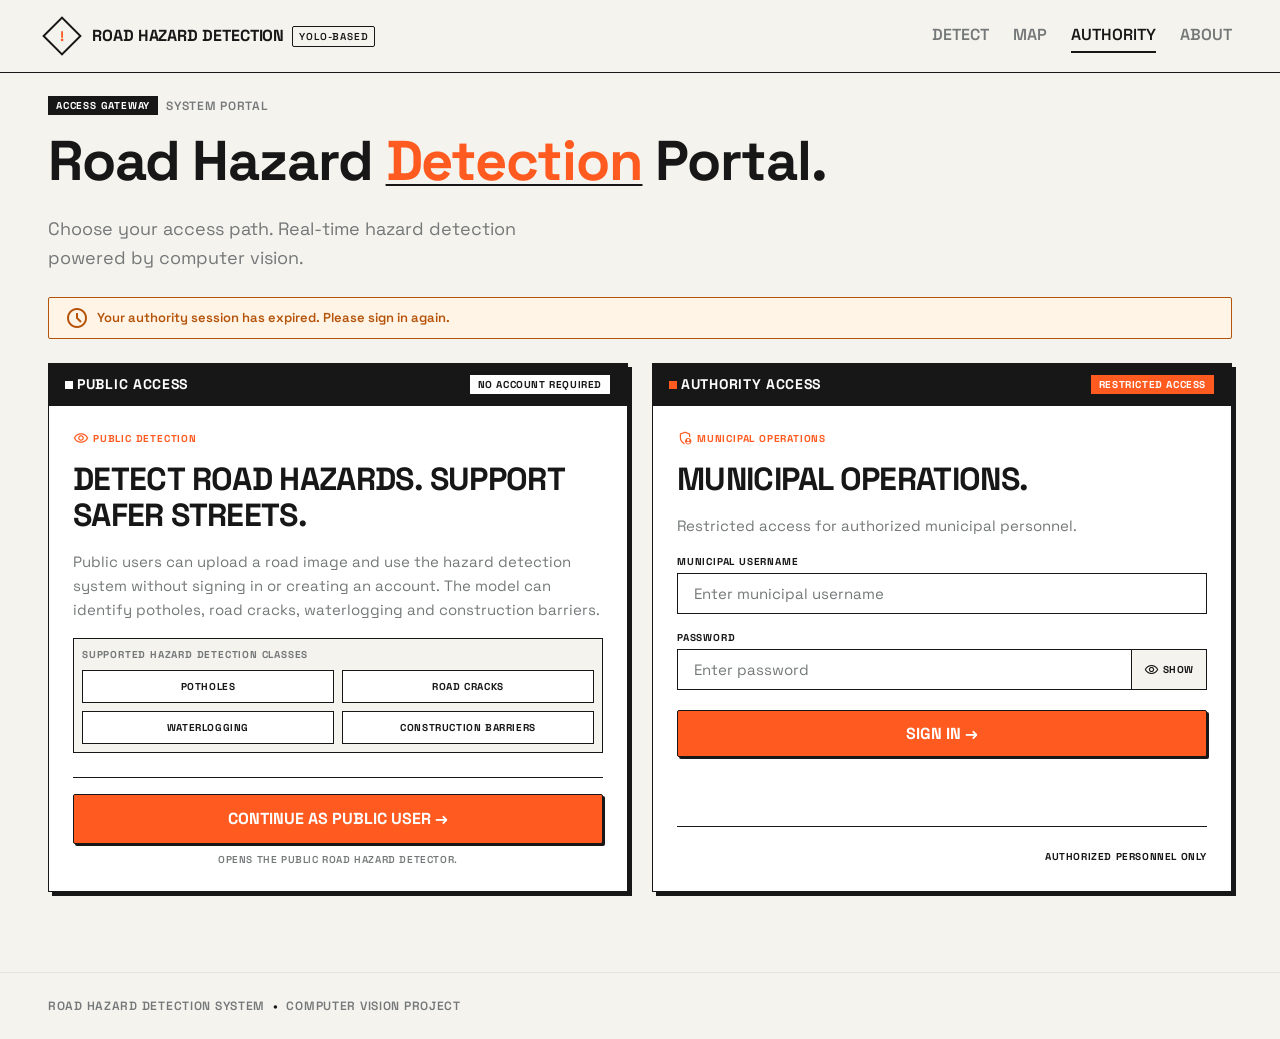
<file: frontend/admin-reports.html>
<!DOCTYPE html>
<html lang="en">
<head>
  <meta charset="utf-8">
  <meta name="viewport" content="width=device-width, initial-scale=1.0">
  <title>Hazard Reports — Road Hazard Detection</title>
  <meta name="description" content="Search, filter and audit roadway hazard detection reports in the Road Hazard Detection System.">
  <link rel="preconnect" href="https://fonts.googleapis.com">
  <link rel="preconnect" href="https://fonts.gstatic.com" crossorigin>
  <link href="https://fonts.googleapis.com/css2?family=Space+Grotesk:wght@400;500;600;700&display=swap" rel="stylesheet">
  <link href="https://fonts.googleapis.com/css2?family=Material+Symbols+Outlined:wght,FILL@100..700,0..1&display=swap" rel="stylesheet">
  <link rel="stylesheet" href="styles.css">
</head>
<body>
  <!-- Admin Header -->
  <header class="app-header admin-header">
    <div class="container header-container">
      <a href="index.html" class="logo-group" style="text-decoration:none;color:inherit;">
        <div class="warning-icon" aria-hidden="true">
          <span>!</span>
        </div>
        <div class="title-group">
          <span class="app-title">Road Hazard Detection</span>
          <span class="model-badge">YOLO-BASED</span>
        </div>
      </a>

      <nav class="admin-nav" id="admin-nav" aria-label="Admin Navigation">
        <a href="admin-dashboard.html" class="nav-link">Dashboard</a>
        <a href="admin-reports.html" class="nav-link active">Reports</a>
        <a href="map.html" class="nav-link">Map</a>
        <a href="about.html" class="nav-link">About</a>
      </nav>

      <div class="admin-header-right">
        <div class="admin-user-badge">
          <span class="material-symbols-outlined" style="font-size:16px;">person</span>
          <span id="admin-username" class="admin-username">Admin User</span>
        </div>
        <button class="btn-logout" aria-label="Logout">LOGOUT</button>
        <button class="admin-menu-toggle" id="admin-menu-toggle" aria-label="Toggle menu" aria-expanded="false">
          <span class="material-symbols-outlined">menu</span>
        </button>
      </div>
    </div>
    <div id="admin-mobile-nav" class="admin-mobile-nav hidden">
      <a href="admin-dashboard.html" class="mobile-nav-link">Dashboard</a>
      <a href="admin-reports.html" class="mobile-nav-link active">Reports</a>
      <a href="map.html" class="mobile-nav-link">Map</a>
      <a href="#" class="mobile-nav-link">About</a>
      <button class="mobile-nav-link btn-logout">Logout</button>
    </div>
  </header>

  <!-- Main Content -->
  <main class="main-content admin-main">
    <div class="container">

      <!-- Page Header -->
      <div class="admin-page-header reports-page-header">
        <div>
          <h1 class="main-heading admin-page-title">HAZARD REPORTS.</h1>
          <p class="editorial-text">Search, filter, and audit roadway hazard detection reports.</p>
        </div>
      </div>

      <!-- Filters Panel -->
      <div class="filters-panel">
        <div class="filters-top-bar"></div>
        <div class="filters-content">
          <div class="filters-row">
            <div class="filter-search">
              <span class="material-symbols-outlined filter-search-icon">search</span>
              <input type="text" id="reports-search" class="form-input filter-search-input" placeholder="Search by report ID (e.g. RH-0104)..." aria-label="Search by report ID">
            </div>
            <div class="filter-selects">
              <div class="filter-field">
                <label for="filter-type" class="filter-label">HAZARD TYPE</label>
                <select id="filter-type" class="form-select">
                  <option value="ALL">All Hazards</option>
                  <option value="Pothole">Pothole</option>
                  <option value="Road Crack">Road Crack</option>
                  <option value="Waterlogging">Waterlogging</option>
                  <option value="Construction Barrier">Construction Barrier</option>
                </select>
              </div>
              <div class="filter-field">
                <label for="filter-status" class="filter-label">STATUS</label>
                <select id="filter-status" class="form-select">
                  <option value="ALL">All Statuses</option>
                  <option value="Pending Review">Pending Review</option>
                  <option value="Verified">Verified</option>
                  <option value="In Progress">In Progress</option>
                  <option value="Resolved">Resolved</option>
                  <option value="Rejected">Rejected</option>
                </select>
              </div>
              <div class="filter-field">
                <label for="filter-priority" class="filter-label">PRIORITY</label>
                <select id="filter-priority" class="form-select">
                  <option value="ALL">All Priorities</option>
                  <option value="Low">Low</option>
                  <option value="Medium">Medium</option>
                  <option value="High">High</option>
                  <option value="Critical">Critical</option>
                </select>
              </div>
              <div class="filter-field">
                <label for="filter-date" class="filter-label">SUBMISSION DATE</label>
                <select id="filter-date" class="form-select">
                  <option value="ALL">All Time</option>
                  <option value="24H">Last 24 Hours</option>
                  <option value="7D">Last 7 Days</option>
                  <option value="30D">Last 30 Days</option>
                </select>
              </div>
            </div>
            <div class="filter-actions">
              <button class="btn-secondary btn-clear-filters" id="btn-clear-filters">CLEAR FILTERS</button>
            </div>
          </div>
        </div>
      </div>

      <!-- Loading State -->
      <div id="reports-state-loading" class="admin-state-box">
        <div class="state-icon-box">
          <span class="material-symbols-outlined spinner" style="font-size:28px;">progress_activity</span>
        </div>
        <h3 class="state-title">LOADING REPORTS...</h3>
        <p class="state-desc">Fetching hazard detection records.</p>
      </div>

      <!-- Reports Table -->
      <div id="reports-state-table" class="hidden">
        <div class="reports-table-container">
          <div class="table-scroll">
            <table class="admin-table">
              <thead>
                <tr class="table-header-row">
                  <th class="table-th">REPORT ID</th>
                  <th class="table-th">THUMBNAIL</th>
                  <th class="table-th">DETECTED HAZARD</th>
                  <th class="table-th">CONFIDENCE</th>
                  <th class="table-th">PRIORITY</th>
                  <th class="table-th">STATUS</th>
                  <th class="table-th">DATE &amp; TIME</th>
                  <th class="table-th th-right">ACTIONS</th>
                </tr>
              </thead>
              <tbody id="reports-table-body">
              </tbody>
            </table>
          </div>
        </div>
      </div>

      <!-- Pagination -->
      <div id="reports-pagination" class="pagination hidden">
        <div id="reports-showing-text" class="pagination-showing"></div>
        <div class="pagination-buttons"></div>
      </div>

      <!-- Empty State -->
      <div id="reports-state-empty" class="admin-state-box hidden">
        <div class="state-icon-box">
          <span class="material-symbols-outlined" style="font-size:32px;color:var(--text-muted);">search_off</span>
        </div>
        <h3 class="state-title">NO MATCHING RESULTS</h3>
        <p class="state-desc">No reports match your current filters. Try adjusting your search criteria.</p>
        <button class="btn-primary" id="reports-reset-filters">
          <span>RESET ALL FILTERS</span>
        </button>
      </div>

      <!-- Error State -->
      <div id="reports-state-error" class="admin-state-box admin-state-error hidden">
        <div class="state-icon-box state-icon-error">
          <span class="material-symbols-outlined" style="font-size:28px;">cloud_off</span>
        </div>
        <h3 class="state-title">SERVICE UNAVAILABLE</h3>
        <p class="state-desc">Unable to load hazard reports. Please try again.</p>
        <button class="btn-primary" id="reports-retry">
          <span>RETRY</span>
          <span class="material-symbols-outlined" style="font-size:16px;">refresh</span>
        </button>
      </div>

    </div>
  </main>

  <!-- Footer -->
  <footer class="app-footer">
    <div class="container footer-container">
      <span class="footer-text">ROAD HAZARD DETECTION SYSTEM <span class="dot">&bull;</span> COMPUTER VISION PROJECT</span>
    </div>
  </footer>

  <script src="auth.js"></script>
  <script src="admin.js"></script>
  <script>
    document.addEventListener('DOMContentLoaded', async () => {
      const user = await protectAdminPage();
      if (user) initReports(user);
    });
  </script>
</body>
</html>
</file>
<file: frontend/styles.css>
:root {
  --bg-color: #F5F3EE;
  --bg-color-hover: #eae8e3;
  --text-dark: #171717;
  --text-muted: #747878;
  --accent-orange: #FF5A1F;
  --accent-orange-hover: #e04a12;
  --accent-yellow: #FFA100;
  --border-color: #171717;
  --border-light: #e4e2dd;
  --shadow-sm: 2px 2px 0px #171717;
  --shadow-md: 3px 3px 0px #171717;
  --shadow-lg: 4px 4px 0px #171717;
  --shadow-xl: 6px 6px 0px #171717;
  
  --space-xs: 0.25rem;
  --space-sm: 0.5rem;
  --space-md: 1rem;
  --space-lg: 1.5rem;
  --space-xl: 2.5rem;
  
  --radius-sm: 0.125rem;
}

* {
  box-sizing: border-box;
  margin: 0;
  padding: 0;
}

body {
  font-family: 'Space Grotesk', sans-serif;
  background-color: var(--bg-color);
  color: var(--text-dark);
  line-height: 1.5;
  min-height: 100vh;
  display: flex;
  flex-direction: column;
}

.container {
  max-width: 80rem; /* 1280px */
  margin: 0 auto;
  padding: 0 var(--space-md);
  width: 100%;
}

@media (min-width: 768px) {
  .container {
    padding: 0 var(--space-lg);
  }
}

@media (min-width: 1024px) {
  .container {
    padding: 0 3rem;
  }
}

/* Header */
.app-header {
  position: fixed;
  top: 0;
  left: 0;
  width: 100%;
  z-index: 50;
  background-color: var(--bg-color);
  border-bottom: 1px solid var(--border-color);
}

.header-container {
  height: 72px;
  display: flex;
  align-items: center;
  justify-content: space-between;
}

.logo-group {
  display: flex;
  align-items: center;
  gap: var(--space-md);
}

.warning-icon {
  width: 28px;
  height: 28px;
  border: 2px solid var(--border-color);
  background-color: var(--bg-color);
  display: flex;
  align-items: center;
  justify-content: center;
  transform: rotate(45deg);
  flex-shrink: 0;
}

.warning-icon span {
  transform: rotate(-45deg);
  color: var(--accent-orange);
  font-weight: 700;
  font-size: 14px;
}

.title-group {
  display: flex;
  align-items: center;
  gap: var(--space-sm);
}

.app-title {
  font-weight: 700;
  font-size: 16px;
  text-transform: uppercase;
  letter-spacing: -0.005em;
}

.model-badge {
  border: 1px solid var(--border-color);
  border-radius: var(--radius-sm);
  padding: 2px 6px;
  font-size: 10px;
  font-weight: 600;
  text-transform: uppercase;
  letter-spacing: 0.08em;
}

.main-nav {
  display: flex;
  gap: var(--space-lg);
}

.nav-link {
  text-decoration: none;
  color: var(--text-muted);
  font-weight: 600;
  font-size: 16px;
  text-transform: uppercase;
  padding: 4px 0;
  transition: color 0.2s;
}

.nav-link:hover {
  color: var(--text-dark);
}

.nav-link.active {
  color: var(--text-dark);
  border-bottom: 2px solid var(--border-color);
}

/* Main Content Layout */
.main-content {
  flex: 1;
  padding-top: 72px;
  padding-bottom: var(--space-xl);
}

.section-header {
  display: grid;
  grid-template-columns: 1fr;
  gap: var(--space-lg);
  padding-top: var(--space-xl);
}

@media (min-width: 1024px) {
  .section-header {
    grid-template-columns: 5fr 7fr;
    gap: 3rem;
  }
}

.editorial-column {
  padding-top: var(--space-xs);
}

.wayfinding {
  display: flex;
  align-items: center;
  gap: var(--space-sm);
  margin-bottom: var(--space-md);
}

.badge-dark {
  background-color: var(--text-dark);
  color: #fff;
  font-size: 10px;
  font-weight: 700;
  text-transform: uppercase;
  letter-spacing: 0.08em;
  padding: 2px 8px;
}

.section-label {
  font-size: 12px;
  font-weight: 600;
  color: var(--text-muted);
  text-transform: uppercase;
  letter-spacing: 0.06em;
}

.main-heading {
  font-size: 40px;
  line-height: 1.08;
  font-weight: 700;
  letter-spacing: -0.02em;
  margin-bottom: var(--space-lg);
}

@media (min-width: 768px) {
  .main-heading {
    font-size: 44px;
  }
}

@media (min-width: 1024px) {
  .main-heading {
    font-size: 56px;
  }
}

.highlight-underline {
  color: var(--accent-orange);
  text-decoration: underline;
  text-decoration-color: var(--text-dark);
  text-decoration-thickness: 2px;
  text-underline-offset: 4px;
}

.editorial-text {
  font-size: 18px;
  color: var(--text-muted);
  line-height: 1.6;
  margin-bottom: var(--space-lg);
  max-width: 32rem;
}

.spec-card {
  background-color: var(--bg-color);
  border: 1px solid var(--border-color);
  padding: var(--space-md);
  border-radius: var(--radius-sm);
  box-shadow: var(--shadow-md);
  margin-bottom: var(--space-xl);
}

.spec-header {
  margin-bottom: 4px;
}

.spec-label {
  font-size: 10px;
  font-weight: 700;
  color: var(--text-muted);
  text-transform: uppercase;
  letter-spacing: 0.08em;
}

.spec-value {
  font-size: 12px;
  font-weight: 700;
  text-transform: uppercase;
  letter-spacing: 0.06em;
}

/* Workspace / Upload area */
.workspace-column {
  display: flex;
  flex-direction: column;
}

.workspace-tab {
  display: flex;
  align-items: center;
  justify-content: space-between;
  background-color: var(--text-dark);
  color: #fff;
  padding: 10px var(--space-md);
  border: 1px solid var(--border-color);
  border-bottom: none;
}

.tab-label {
  display: flex;
  align-items: center;
  gap: var(--space-sm);
  font-size: 10px;
  font-weight: 700;
  text-transform: uppercase;
  letter-spacing: 0.08em;
}

.indicator-dot {
  width: 8px;
  height: 8px;
  display: inline-block;
}

.indicator-dot.orange {
  background-color: var(--accent-orange);
}

.indicator-dot.yellow {
  background-color: var(--accent-yellow);
}

.how-it-works-btn {
  background: none;
  border: none;
  color: #fff;
  font-family: inherit;
  font-size: 10px;
  font-weight: 600;
  text-transform: uppercase;
  letter-spacing: 0.08em;
  cursor: pointer;
  transition: color 0.2s;
}

.how-it-works-btn:hover {
  color: var(--accent-orange);
}

.workspace-card {
  background-color: #fff;
  border: 1px solid var(--border-color);
  padding: var(--space-md);
  box-shadow: var(--shadow-xl);
}

@media (min-width: 1024px) {
  .workspace-card {
    padding: var(--space-lg);
  }
}

/* View States */
.view-state {
  display: none;
  flex-direction: column;
}

.view-state.active {
  display: flex;
}

.hidden {
  display: none !important;
}

/* Drop Zone */
.hidden-input {
  display: none;
}

.drop-zone {
  border: 2px dashed var(--border-color);
  background-color: var(--bg-color);
  padding: 2rem;
  text-align: center;
  display: flex;
  flex-direction: column;
  align-items: center;
  justify-content: center;
  min-height: 380px;
  cursor: pointer;
  transition: background-color 0.2s ease, border-color 0.2s ease;
}

.drop-zone:hover {
  background-color: #FAF4EB;
  border-color: var(--accent-orange);
}

.drop-zone.drag-over {
  background-color: var(--bg-color-hover);
  border-color: var(--accent-orange);
}

.upload-icon-container {
  width: 64px;
  height: 64px;
  background-color: #fff;
  border: 1px solid var(--border-color);
  display: flex;
  align-items: center;
  justify-content: center;
  margin-bottom: var(--space-md);
  box-shadow: var(--shadow-md);
}

.upload-icon {
  font-size: 32px;
}

.drop-heading {
  font-size: 20px;
  font-weight: 700;
  text-transform: uppercase;
  margin-bottom: 4px;
}

.drop-subtext {
  font-size: 15px;
  color: var(--text-muted);
  margin-bottom: 12px;
}

.separator {
  font-size: 10px;
  font-weight: 700;
  color: var(--text-muted);
  text-transform: uppercase;
  letter-spacing: 0.08em;
  margin-bottom: 12px;
}

.btn-primary {
  background-color: var(--accent-orange);
  color: #fff;
  border: 1px solid var(--border-color);
  padding: 12px 32px;
  font-family: inherit;
  font-size: 16px;
  font-weight: 700;
  text-transform: uppercase;
  cursor: pointer;
  border-radius: var(--radius-sm);
  display: inline-flex;
  align-items: center;
  justify-content: center;
  gap: var(--space-sm);
  box-shadow: var(--shadow-sm);
  transition: background-color 0.2s, transform 0.1s;
}

.btn-primary:hover {
  background-color: var(--accent-orange-hover);
}

.btn-choose,
#btn-detect-action {
  transition: background 0.2s ease, background-color 0.2s ease, color 0.2s ease, transform 0.1s ease;
}

.btn-choose:hover:not(:disabled),
#btn-detect-action:hover:not(:disabled) {
  background: var(--border-light, #e4e2dd);
  background-color: var(--border-light, #e4e2dd);
  color: var(--text-dark, #171717);
}

.btn-primary:active {
  transform: translate(2px, 2px);
  box-shadow: none;
}

.btn-primary.btn-large {
  border-width: 2px;
  box-shadow: var(--shadow-lg);
}

.btn-secondary {
  background-color: #fff;
  color: var(--text-dark);
  border: 2px solid var(--border-color);
  padding: 12px 32px;
  font-family: inherit;
  font-size: 14px;
  font-weight: 700;
  text-transform: uppercase;
  letter-spacing: 0.05em;
  cursor: pointer;
  display: inline-flex;
  align-items: center;
  justify-content: center;
  gap: var(--space-sm);
  box-shadow: var(--shadow-lg);
  transition: background-color 0.2s, transform 0.1s;
}

.btn-secondary:hover {
  background-color: var(--bg-color);
}
.btn-secondary:active {
  transform: translate(2px, 2px);
  box-shadow: none;
}

.format-note {
  margin-top: var(--space-md);
  font-size: 10px;
  font-weight: 600;
  color: var(--text-muted);
  text-transform: uppercase;
  letter-spacing: 0.08em;
}

/* Action Bars */
.action-bar-disabled,
.action-bar-active {
  margin-top: var(--space-lg);
  padding-top: var(--space-md);
  border-top: 1px solid var(--border-light);
  display: flex;
  align-items: center;
}

.action-bar-disabled {
  justify-content: flex-end;
}

.action-bar-active {
  flex-direction: column;
  gap: var(--space-md);
}

@media (min-width: 640px) {
  .action-bar-active {
    flex-direction: row;
    justify-content: space-between;
  }
}

.btn-disabled {
  background-color: var(--border-light);
  color: var(--text-muted);
  border: 1px solid #c4c7c7;
  padding: 14px 32px;
  font-family: inherit;
  font-size: 16px;
  font-weight: 700;
  text-transform: uppercase;
  border-radius: var(--radius-sm);
  display: inline-flex;
  align-items: center;
  gap: 12px;
  opacity: 0.8;
  cursor: not-allowed;
}

.btn-text {
  background: none;
  border: none;
  font-family: inherit;
  font-size: 16px;
  font-weight: 600;
  color: var(--text-muted);
  text-decoration: underline;
  text-underline-offset: 4px;
  cursor: pointer;
  display: inline-flex;
  align-items: center;
  gap: 8px;
  padding: 8px 4px;
  transition: color 0.2s;
}

.btn-text:hover {
  color: var(--text-dark);
}

/* Selected Image Preview */
.image-preview-container {
  position: relative;
  width: 100%;
  border: 1px solid var(--border-color);
  background-color: var(--bg-color);
  overflow: hidden;
}

.badge-top-left {
  position: absolute;
  top: 8px;
  left: 8px;
  z-index: 10;
  background-color: var(--text-dark);
  color: #fff;
  font-size: 10px;
  font-weight: 700;
  text-transform: uppercase;
  padding: 2px 8px;
}

.preview-img {
  width: 100%;
  height: 320px;
  object-fit: cover;
  display: block;
}

@media (min-width: 768px) {
  .preview-img {
    height: 380px;
  }
}

.grid-overlay {
  position: absolute;
  inset: 0;
  pointer-events: none;
  display: grid;
  grid-template-columns: repeat(3, 1fr);
  grid-template-rows: repeat(2, 1fr);
  border-top: 1px solid rgba(23, 23, 23, 0.2);
  opacity: 0.4;
}

.grid-cell {
  border-right: 1px solid rgba(23, 23, 23, 0.3);
  border-bottom: 1px solid rgba(23, 23, 23, 0.3);
}
.grid-cell:nth-child(3n) { border-right: none; }
.grid-cell:nth-child(n+4) { border-bottom: none; }

.metadata-strip {
  margin-top: var(--space-md);
  border: 1px solid var(--border-color);
  background-color: var(--bg-color);
  padding: var(--space-sm);
  display: flex;
  flex-wrap: wrap;
  align-items: center;
  justify-content: space-between;
  gap: var(--space-sm);
}

.file-info {
  display: flex;
  align-items: center;
  gap: 8px;
  min-width: 0;
}

.file-name {
  font-size: 12px;
  font-weight: 600;
  text-transform: uppercase;
  white-space: nowrap;
  overflow: hidden;
  text-overflow: ellipsis;
  max-width: 200px;
}

.dot-separator {
  color: var(--text-muted);
}

.file-size {
  font-size: 10px;
  text-transform: uppercase;
  color: var(--text-muted);
}

.status-ready {
  display: flex;
  align-items: center;
  gap: 4px;
  color: var(--accent-orange);
  font-size: 10px;
  font-weight: 700;
  text-transform: uppercase;
}

/* Error Banner */
.error-banner {
  margin-top: var(--space-md);
  padding: var(--space-sm);
  background-color: #ffdad6;
  border: 1px solid #ba1a1a;
  color: #93000a;
  display: flex;
  align-items: center;
  gap: var(--space-sm);
  font-size: 13px;
  font-weight: 600;
  border-radius: var(--radius-sm);
}

/* Analyzing State */
.analyzing-overlay {
  background-color: #000;
}
.preview-img.dimmed {
  opacity: 0.3;
}
.loading-spinner-container {
  position: absolute;
  inset: 0;
  display: flex;
  flex-direction: column;
  align-items: center;
  justify-content: center;
  color: #fff;
  z-index: 20;
}
.spinner {
  font-size: 48px;
  margin-bottom: var(--space-sm);
  animation: spin 1s linear infinite;
}
.loading-text {
  font-size: 14px;
  font-weight: 700;
  letter-spacing: 0.1em;
}

@keyframes spin {
  100% { transform: rotate(360deg); }
}

.pulse-indicator {
  width: 8px;
  height: 8px;
  background-color: var(--accent-orange);
  animation: pulse 1.5s infinite;
}
@keyframes pulse {
  0%, 100% { opacity: 1; transform: scale(1); }
  50% { opacity: 0.5; transform: scale(0.8); }
}

.analyzing-status-text {
  font-size: 10px;
  font-weight: 700;
  text-transform: uppercase;
  letter-spacing: 0.08em;
}
.analyzing-strip {
  justify-content: flex-start;
}

/* API Error State */
.api-error-container {
  display: flex;
  flex-direction: column;
  align-items: center;
  justify-content: center;
  text-align: center;
  padding: 4rem 2rem;
  background-color: #ffdad6;
  border: 2px solid #ba1a1a;
  min-height: 380px;
}

.error-icon-large {
  font-size: 48px;
  color: #ba1a1a;
  margin-bottom: var(--space-md);
}

.error-heading {
  font-size: 24px;
  font-weight: 700;
  color: #93000a;
  text-transform: uppercase;
  margin-bottom: var(--space-sm);
}

.error-desc {
  font-size: 16px;
  color: #ba1a1a;
  margin-bottom: var(--space-lg);
}

.error-actions {
  display: flex;
  flex-direction: column;
  gap: var(--space-md);
  align-items: center;
}
/* Detection Results Layout */
.section-header-results {
  padding-top: var(--space-md);
}

.results-banner {
  margin-bottom: var(--space-xl);
}
.status-badge {
  display: inline-flex;
  align-items: center;
  background-color: var(--text-dark);
  color: #fff;
  font-size: 11px;
  font-family: monospace;
  font-weight: 600;
  letter-spacing: 0.05em;
  text-transform: uppercase;
  padding: 4px 10px;
  margin-bottom: 12px;
}

.demo-notice {
  color: var(--accent-orange);
  font-size: 12px;
  font-weight: 700;
  text-transform: uppercase;
  margin-bottom: 12px;
  letter-spacing: 0.05em;
}

.results-grid {
  display: grid;
  grid-template-columns: 1fr;
  gap: 2rem;
  margin-bottom: 2rem;
}

@media (min-width: 1024px) {
  .results-grid {
    grid-template-columns: 7fr 5fr;
  }
  .results-grid.full-width {
    grid-template-columns: 1fr;
  }
}

.results-output-card,
.hazard-summary-card {
  background-color: #fff;
  border: 2px solid var(--border-color);
  box-shadow: var(--shadow-lg);
  display: flex;
  flex-direction: column;
}

.card-header.dark {
  background-color: var(--text-dark);
  color: #fff;
  padding: 10px 16px;
  display: flex;
  align-items: center;
  justify-content: space-between;
  font-size: 12px;
  font-family: monospace;
  font-weight: 700;
  text-transform: uppercase;
  letter-spacing: 0.05em;
}

.header-left {
  display: flex;
  align-items: center;
  gap: 8px;
}

/* Image Result Canvas */
.image-result-container {
  position: relative;
  width: 100%;
  aspect-ratio: 16 / 9;
  background-color: #111;
  border-bottom: 1px solid var(--border-color);
  overflow: hidden;
}

.image-result-container .preview-img {
  width: 100%;
  height: 100%;
  object-fit: cover;
}

.bounding-box {
  position: absolute;
  pointer-events: none;
}
.bbox-1 {
  left: 38%; top: 45%; width: 18%; height: 15%;
  border: 2px solid var(--accent-orange);
}
.bbox-2 {
  left: 32%; top: 38%; width: 30%; height: 28%;
  border: 2px dashed var(--accent-yellow);
}
.bbox-3 {
  left: 80%; top: 42%; width: 15%; height: 24%;
  border: 2px solid var(--accent-orange);
}

.bbox-label {
  position: absolute;
  background-color: var(--text-dark);
  color: #fff;
  font-size: 10px;
  font-family: monospace;
  font-weight: 700;
  text-transform: uppercase;
  padding: 2px 6px;
  display: flex;
  align-items: center;
  gap: 4px;
  white-space: nowrap;
  box-shadow: 0 1px 2px rgba(0,0,0,0.3);
}

.bbox-1 .bbox-label { top: -24px; left: -2px; }
.bbox-2 .bbox-label { bottom: -24px; left: -2px; }
.bbox-3 .bbox-label { top: -24px; right: -2px; }

.image-metadata-strip {
  padding: 12px 16px;
  background-color: #fff;
  display: flex;
  align-items: center;
  justify-content: space-between;
  font-size: 12px;
  font-family: monospace;
}

.file-name-small {
  display: flex;
  align-items: center;
  gap: 8px;
  font-weight: 500;
}

.analysis-complete-text {
  display: flex;
  align-items: center;
  gap: 6px;
  font-size: 11px;
  font-weight: 600;
  color: var(--accent-orange);
  text-transform: uppercase;
  letter-spacing: 0.05em;
}
.pulse {
  animation: pulse 1s infinite;
}

/* Summary Card Content */
.summary-content {
  padding: 1.5rem;
  display: flex;
  flex-direction: column;
}

.total-metric {
  padding-bottom: 1.5rem;
  border-bottom: 1px solid var(--border-light);
}

.metric-label {
  font-size: 12px;
  font-family: monospace;
  font-weight: 700;
  text-transform: uppercase;
  letter-spacing: 0.08em;
  color: var(--text-muted);
}
.mb-sm {
  margin-bottom: 12px;
}

.metric-value-group {
  display: flex;
  align-items: baseline;
  gap: 8px;
  margin-top: 4px;
}

.metric-big-number {
  font-size: 60px;
  font-weight: 800;
  line-height: 1;
  letter-spacing: -0.02em;
}

.metric-unit {
  font-size: 14px;
  font-weight: 600;
  font-family: monospace;
  text-transform: uppercase;
  color: var(--accent-orange);
}

.category-counts {
  padding: 1.25rem 0;
  border-bottom: 1px solid var(--border-light);
}

.count-row {
  display: flex;
  align-items: center;
  justify-content: space-between;
  padding: 8px 0;
  font-size: 14px;
}

.count-row:not(:last-child) {
  border-bottom: 1px solid var(--border-light);
}

.count-name {
  font-weight: 500;
}

.count-val {
  font-family: monospace;
  font-weight: 700;
}

.count-val.zero {
  font-weight: 400;
  color: var(--text-muted);
}
.count-name.zero {
  color: var(--text-muted);
}

.detection-details {
  padding-top: 1.25rem;
}

.details-list {
  display: flex;
  flex-direction: column;
  gap: 12px;
}

.detail-item {
  display: flex;
  align-items: center;
  justify-content: space-between;
  padding: 8px 12px;
  background-color: #FAF8F5;
  border: 1px solid var(--border-light);
}

.detail-left {
  display: flex;
  align-items: center;
  gap: 10px;
}

.detail-info {
  display: flex;
  flex-direction: column;
}

.detail-title {
  font-size: 14px;
  font-weight: 700;
  line-height: 1.2;
}

.detail-sub {
  font-size: 11px;
  font-family: monospace;
  color: var(--text-muted);
}

.detail-conf {
  border: 1px solid var(--border-color);
  background-color: #fff;
  padding: 2px 6px;
  font-size: 10px;
  font-family: monospace;
  font-weight: 700;
}

.results-actions {
  display: flex;
  flex-wrap: wrap;
  align-items: center;
  gap: 1rem;
  padding-bottom: 1.5rem;
}

/* Specification Strip */
.hazards-spec {
  margin-top: var(--space-xl);
  padding-top: var(--space-lg);
  border-top: 1px solid var(--border-color);
}

.spec-header-row {
  display: flex;
  align-items: center;
  justify-content: space-between;
  margin-bottom: var(--space-md);
}

.spec-tag {
  display: flex;
  align-items: center;
  gap: 8px;
}

.spec-heading {
  font-size: 20px;
  font-weight: 700;
  text-transform: uppercase;
  letter-spacing: -0.01em;
}

.hazards-grid {
  display: grid;
  grid-template-columns: 1fr;
  background-color: #fff;
  border: 1px solid var(--border-color);
  box-shadow: var(--shadow-lg);
}

@media (min-width: 640px) {
  .hazards-grid {
    grid-template-columns: repeat(2, 1fr);
  }
}

@media (min-width: 1024px) {
  .hazards-grid {
    grid-template-columns: repeat(4, 1fr);
  }
}

.hazard-category {
  position: relative;
  padding: var(--space-md);
  display: flex;
  flex-direction: column;
  justify-content: space-between;
  transition: transform 0.2s cubic-bezier(0.2, 0, 0, 1), background-color 0.2s ease, box-shadow 0.2s ease;
  border-bottom: 1px solid var(--border-color);
  will-change: transform;
}

@media (min-width: 640px) {
  .hazard-category:nth-child(odd) { border-right: 1px solid var(--border-color); }
  .hazard-category:nth-last-child(-n+2) { border-bottom: none; }
}

@media (min-width: 1024px) {
  .hazard-category {
    border-bottom: none !important;
    border-right: 1px solid var(--border-color);
  }
  .hazard-category:last-child {
    border-right: none;
  }
}

.hazard-category:hover {
  transform: scale(1.015);
  background-color: #FAF4EB;
  z-index: 2;
  box-shadow: var(--shadow-sm);
}

.hazard-title-row {
  display: flex;
  align-items: center;
  justify-content: space-between;
  margin-bottom: var(--space-sm);
}

.cat-id {
  font-size: 10px;
  font-weight: 700;
  color: var(--accent-orange);
  text-transform: uppercase;
  letter-spacing: 0.08em;
}

.hazard-icon {
  color: var(--accent-orange);
  transition: transform 0.2s;
}

.hazard-category:hover .hazard-icon {
  transform: scale(1.1);
}

.hazard-name {
  font-size: 16px;
  font-weight: 700;
  text-transform: uppercase;
  margin-bottom: 4px;
}

.hazard-desc {
  font-size: 13px;
  color: var(--text-muted);
  line-height: 1.4;
}

/* Footer */
.app-footer {
  background-color: var(--bg-color);
  border-top: 1px solid var(--border-light);
}

.footer-container {
  padding-top: var(--space-lg);
  padding-bottom: var(--space-lg);
  display: flex;
  align-items: center;
}

.footer-text {
  font-size: 12px;
  font-weight: 600;
  color: var(--text-muted);
  text-transform: uppercase;
  letter-spacing: 0.06em;
}

.dot {
  color: var(--text-dark);
  font-weight: 700;
  margin: 0 4px;
}

/* Modal */
.modal-overlay {
  position: fixed;
  inset: 0;
  background-color: rgba(23, 23, 23, 0.5);
  z-index: 100;
  display: flex;
  align-items: center;
  justify-content: center;
  padding: var(--space-md);
  backdrop-filter: blur(4px);
}

.modal-overlay.hidden {
  display: none !important;
}

.modal-content {
  background-color: var(--bg-color);
  border: 1px solid var(--border-color);
  box-shadow: var(--shadow-xl);
  width: 100%;
  max-width: 500px;
  border-radius: var(--radius-sm);
  display: flex;
  flex-direction: column;
}

.modal-header {
  padding: var(--space-md);
  border-bottom: 1px solid var(--border-color);
  display: flex;
  align-items: center;
  justify-content: space-between;
}

.modal-title {
  font-size: 20px;
  font-weight: 700;
  text-transform: uppercase;
}

.btn-icon {
  background: none;
  border: none;
  cursor: pointer;
  display: flex;
  align-items: center;
  justify-content: center;
  color: var(--text-dark);
}

.btn-icon:hover {
  color: var(--accent-orange);
}

.modal-body {
  padding: var(--space-md);
}

.video-placeholder {
  width: 100%;
  aspect-ratio: 16 / 9;
  background-color: #000;
  color: #fff;
  display: flex;
  flex-direction: column;
  align-items: center;
  justify-content: center;
  margin-bottom: var(--space-md);
}

.play-icon {
  font-size: 48px;
  margin-bottom: 8px;
  color: var(--accent-orange);
}

.modal-desc {
  font-size: 15px;
  line-height: 1.6;
  color: var(--text-dark);
}

/* ============================================================
   ACCESS GATEWAY STYLES
   ============================================================ */

/* Session Check Overlay */
.gateway-session-check {
  display: flex;
  align-items: center;
  justify-content: center;
  min-height: calc(100vh - 200px);
  padding: var(--space-xl) 0;
}

.gateway-session-check.hidden {
  display: none !important;
}

.session-check-card {
  width: 100%;
  max-width: 640px;
  background-color: #fff;
  border: 1px solid var(--border-color);
  box-shadow: var(--shadow-lg);
}

.session-check-header {
  display: flex;
  align-items: center;
  justify-content: space-between;
  padding: var(--space-sm) var(--space-md);
  border-bottom: 1px solid var(--border-color);
}

.session-check-header-left {
  display: flex;
  align-items: center;
  gap: var(--space-xs);
}

.session-check-label {
  font-size: 10px;
  font-weight: 700;
  text-transform: uppercase;
  letter-spacing: 0.08em;
  color: var(--text-muted);
}

.session-check-badge {
  font-size: 10px;
  font-weight: 700;
  text-transform: uppercase;
  letter-spacing: 0.08em;
  padding: 2px 8px;
  border: 1px solid var(--border-color);
  background-color: var(--bg-color);
}

.session-check-body {
  padding: var(--space-lg);
}

.session-check-title {
  font-size: 28px;
  font-weight: 700;
  text-transform: uppercase;
  letter-spacing: -0.02em;
  line-height: 1.15;
  margin-bottom: var(--space-sm);
}

.session-check-desc {
  font-size: 15px;
  color: var(--text-muted);
  margin-bottom: var(--space-lg);
}

.session-check-progress {
  border: 1px solid var(--border-color);
  background-color: var(--bg-color);
  padding: var(--space-md);
}

.session-check-bar {
  width: 100%;
  height: 8px;
  border: 1px solid var(--border-color);
  background-color: #fff;
  overflow: hidden;
  margin-bottom: var(--space-sm);
}

.session-check-bar-fill {
  height: 100%;
  background-color: var(--accent-orange);
  animation: sessionPulse 1.5s ease-in-out infinite;
  width: 100%;
}

@keyframes sessionPulse {
  0%, 100% { opacity: 0.4; }
  50% { opacity: 1; }
}

.session-check-status-row {
  display: flex;
  align-items: center;
  justify-content: space-between;
  font-size: 10px;
  font-weight: 700;
  text-transform: uppercase;
  letter-spacing: 0.06em;
  color: var(--text-muted);
}

.session-check-footer {
  padding: var(--space-md) var(--space-lg);
  border-top: 1px solid var(--border-color);
  display: flex;
  justify-content: center;
}

.session-check-escape {
  text-decoration: none;
  font-size: 14px;
}

.pulse-dot {
  animation: pulse 1.5s infinite;
}

/* Gateway Content */
.gateway-content {
  padding-top: var(--space-lg);
  padding-bottom: var(--space-xl);
}

.gateway-header {
  margin-bottom: var(--space-lg);
}

.gateway-heading {
  font-size: 40px;
}

@media (min-width: 768px) {
  .gateway-heading { font-size: 48px; }
}

@media (min-width: 1024px) {
  .gateway-heading { font-size: 56px; }
}

/* Session Expired Notice */
.gateway-notice {
  display: flex;
  align-items: center;
  gap: var(--space-sm);
  padding: var(--space-sm) var(--space-md);
  margin-bottom: var(--space-lg);
  font-size: 13px;
  font-weight: 600;
  border-radius: var(--radius-sm);
}

.gateway-notice-warn {
  background-color: #fff4e5;
  border: 1px solid #b45309;
  color: #b45309;
}

/* Two Panel Layout */
.gateway-panels {
  display: grid;
  grid-template-columns: 1fr;
  gap: var(--space-lg);
}

@media (min-width: 1024px) {
  .gateway-panels {
    grid-template-columns: 1fr 1fr;
    align-items: stretch;
  }
}

.gateway-panel {
  background-color: #fff;
  border: 1px solid var(--border-color);
  box-shadow: var(--shadow-lg);
  display: flex;
  flex-direction: column;
  transition: transform 0.2s, box-shadow 0.2s;
}

.gateway-panel:hover {
  transform: translateY(-2px);
  box-shadow: var(--shadow-xl);
}

.panel-header {
  display: flex;
  align-items: center;
  justify-content: space-between;
  padding: 10px var(--space-md);
  border-bottom: 1px solid var(--border-color);
}

.panel-header-dark {
  background-color: var(--text-dark);
  color: #fff;
}

.panel-header-left {
  display: flex;
  align-items: center;
  gap: var(--space-xs);
}

.panel-title {
  font-size: 14px;
  font-weight: 700;
  text-transform: uppercase;
  letter-spacing: 0.05em;
}

.panel-badge {
  font-size: 10px;
  font-weight: 700;
  text-transform: uppercase;
  letter-spacing: 0.06em;
  padding: 2px 8px;
  border: 1px solid var(--border-color);
  background-color: #fff;
  color: var(--text-dark);
}

.panel-badge-orange {
  background-color: var(--accent-orange);
  color: #fff;
  border-color: var(--border-color);
}

.white-dot {
  width: 8px;
  height: 8px;
  background-color: #fff;
  display: inline-block;
}

.panel-body {
  padding: var(--space-lg);
  flex: 1;
  display: flex;
  flex-direction: column;
  justify-content: space-between;
  gap: var(--space-lg);
}

.panel-content {
  display: flex;
  flex-direction: column;
  gap: var(--space-md);
}

.panel-meta {
  display: inline-flex;
  align-items: center;
  gap: var(--space-xs);
  font-size: 10px;
  font-weight: 700;
  text-transform: uppercase;
  letter-spacing: 0.08em;
  color: var(--accent-orange);
}

.panel-heading {
  font-size: 28px;
  font-weight: 700;
  text-transform: uppercase;
  letter-spacing: -0.02em;
  line-height: 1.12;
}

@media (min-width: 768px) {
  .panel-heading { font-size: 32px; }
}

.panel-text {
  font-size: 15px;
  color: var(--text-muted);
  line-height: 1.6;
}

/* Supported Classes Grid */
.supported-classes {
  border: 1px solid var(--border-color);
  padding: var(--space-sm);
  background-color: var(--bg-color);
}

.supported-classes-label {
  font-size: 10px;
  font-weight: 700;
  text-transform: uppercase;
  letter-spacing: 0.08em;
  color: var(--text-muted);
  margin-bottom: var(--space-sm);
}

.supported-classes-grid {
  display: grid;
  grid-template-columns: 1fr 1fr;
  gap: 8px;
}

.class-tag {
  border: 1px solid var(--border-color);
  background-color: #fff;
  padding: 8px;
  text-align: center;
  font-size: 10px;
  font-weight: 700;
  text-transform: uppercase;
  letter-spacing: 0.06em;
}

/* Panel Action Area */
.panel-action-area {
  padding-top: var(--space-md);
  border-top: 1px solid var(--border-color);
}

.panel-cta {
  width: 100%;
  text-align: center;
  text-decoration: none;
  display: flex;
  justify-content: center;
}

.panel-action-note {
  text-align: center;
  font-size: 10px;
  font-weight: 600;
  text-transform: uppercase;
  letter-spacing: 0.06em;
  color: var(--text-muted);
  margin-top: var(--space-sm);
}

.panel-authority-footer {
  text-align: right;
}

.panel-footer-label {
  font-size: 10px;
  font-weight: 700;
  text-transform: uppercase;
  letter-spacing: 0.06em;
}

/* Login Form */
.login-form {
  display: flex;
  flex-direction: column;
  gap: var(--space-md);
}

.form-field {
  display: flex;
  flex-direction: column;
  gap: 4px;
}

.form-label {
  font-size: 10px;
  font-weight: 700;
  text-transform: uppercase;
  letter-spacing: 0.08em;
}

.form-input {
  width: 100%;
  background-color: #fff;
  border: 1px solid var(--border-color);
  padding: 10px var(--space-md);
  font-family: inherit;
  font-size: 15px;
  color: var(--text-dark);
  transition: box-shadow 0.2s, border-color 0.2s;
  box-sizing: border-box;
}

.form-input::placeholder {
  color: var(--text-muted);
}

.form-input:focus {
  outline: none;
  box-shadow: 0 0 0 2px var(--accent-orange);
  border-color: var(--accent-orange);
}

.form-input:disabled {
  background-color: var(--bg-color);
  opacity: 0.7;
  cursor: not-allowed;
}

.password-field {
  position: relative;
  display: flex;
  align-items: center;
}

.password-input {
  padding-right: 80px;
}

.btn-toggle-password {
  position: absolute;
  right: 1px;
  top: 1px;
  bottom: 1px;
  padding: 0 12px;
  background-color: var(--bg-color);
  border: none;
  border-left: 1px solid var(--border-color);
  font-family: inherit;
  font-size: 10px;
  font-weight: 700;
  text-transform: uppercase;
  letter-spacing: 0.06em;
  cursor: pointer;
  display: flex;
  align-items: center;
  gap: 4px;
  color: var(--text-dark);
  transition: background-color 0.2s;
}

.btn-toggle-password:hover {
  background-color: var(--bg-color-hover);
}

.btn-toggle-password:disabled {
  opacity: 0.5;
  cursor: not-allowed;
}

.form-submit {
  padding-top: var(--space-xs);
}

.signing-in-btn {
  cursor: not-allowed;
  opacity: 0.85;
}

.signing-in-btn.hidden {
  display: none !important;
}

/* Auth Status Messages */
.auth-status {
  display: flex;
  align-items: center;
  gap: var(--space-sm);
  padding: var(--space-sm) var(--space-md);
  font-size: 13px;
  font-weight: 600;
  border-radius: var(--radius-sm);
}

.auth-status.hidden {
  display: none !important;
}

.auth-status-error {
  background-color: #ffdad6;
  border: 1px solid #ba1a1a;
  color: #93000a;
}

.auth-status-warn {
  background-color: #fff4e5;
  border: 1px solid #b45309;
  color: #92400e;
}

/* ============================================================
   ADMIN LAYOUT STYLES
   ============================================================ */

.admin-main {
  padding-top: 72px;
}

/* Admin Header Extensions */
.admin-nav {
  display: none;
  gap: 2.5rem;
}

@media (min-width: 768px) {
  .admin-nav {
    display: flex;
    gap: 2.5rem;
  }
}

.admin-header-right {
  display: flex;
  align-items: center;
  gap: var(--space-sm);
}

.admin-user-badge {
  display: none;
  align-items: center;
  gap: var(--space-xs);
  border: 1px solid var(--border-color);
  background-color: #fff;
  padding: 4px 10px;
  box-shadow: var(--shadow-sm);
}

@media (min-width: 640px) {
  .admin-user-badge {
    display: flex;
  }
}

.admin-username {
  font-size: 10px;
  font-weight: 700;
  text-transform: uppercase;
  letter-spacing: 0.06em;
}

.btn-logout {
  font-family: inherit;
  font-size: 12px;
  font-weight: 600;
  text-transform: uppercase;
  letter-spacing: 0.06em;
  padding: 6px 12px;
  border: 1px solid var(--border-color);
  background-color: var(--bg-color);
  color: var(--text-dark);
  cursor: pointer;
  box-shadow: var(--shadow-sm);
  transition: background-color 0.2s, color 0.2s;
  display: none;
}

.btn-logout:hover {
  background-color: var(--accent-orange);
  color: #fff;
}

@media (min-width: 768px) {
  .btn-logout {
    display: inline-block;
  }
}

.admin-menu-toggle {
  display: flex;
  align-items: center;
  justify-content: center;
  background: none;
  border: 1px solid var(--border-color);
  padding: 6px;
  cursor: pointer;
}

@media (min-width: 768px) {
  .admin-menu-toggle {
    display: none;
  }
}

/* Mobile Nav */
.admin-mobile-nav {
  background-color: var(--bg-color);
  border-bottom: 1px solid var(--border-color);
  padding: var(--space-sm) var(--space-md);
  display: flex;
  flex-direction: column;
  gap: var(--space-xs);
}

.admin-mobile-nav.hidden {
  display: none !important;
}

.mobile-nav-link {
  font-family: inherit;
  font-size: 14px;
  font-weight: 600;
  text-transform: uppercase;
  text-decoration: none;
  color: var(--text-muted);
  padding: 8px var(--space-sm);
  border: none;
  background: none;
  text-align: left;
  cursor: pointer;
  transition: color 0.2s;
}

.mobile-nav-link:hover,
.mobile-nav-link.active {
  color: var(--text-dark);
}

/* Admin Page Header */
.admin-page-header {
  padding-top: var(--space-lg);
  padding-bottom: var(--space-lg);
  border-bottom: 1px solid var(--border-color);
  margin-bottom: var(--space-lg);
}

.admin-page-meta {
  display: flex;
  align-items: center;
  gap: var(--space-sm);
  margin-bottom: var(--space-sm);
}

.admin-page-title {
  font-size: 36px;
  margin-bottom: var(--space-sm);
}

@media (min-width: 768px) {
  .admin-page-title { font-size: 48px; }
}

.highlight-box {
  background-color: var(--accent-orange);
  color: #fff;
  padding: 0 8px;
}

/* Summary Cards */
.summary-cards {
  display: grid;
  grid-template-columns: 1fr;
  gap: var(--space-md);
  margin-bottom: var(--space-xl);
}

@media (min-width: 640px) {
  .summary-cards { grid-template-columns: repeat(2, 1fr); }
}

@media (min-width: 1024px) {
  .summary-cards { grid-template-columns: repeat(4, 1fr); }
}

.summary-card {
  position: relative;
  background-color: #fff;
  border: 1px solid var(--border-color);
  padding: var(--space-lg);
  box-shadow: var(--shadow-md);
  display: flex;
  flex-direction: column;
  justify-content: space-between;
  transition: transform 0.2s cubic-bezier(0.2, 0, 0, 1), box-shadow 0.2s ease;
  will-change: transform;
}

.summary-card:hover {
  transform: scale(1.02);
  z-index: 2;
}

.summary-card-header {
  display: flex;
  align-items: center;
  justify-content: space-between;
}

.summary-card-label {
  font-size: 12px;
  font-weight: 600;
  text-transform: uppercase;
  letter-spacing: 0.06em;
  color: var(--text-muted);
}

.summary-card-icon {
  font-size: 20px;
}

.summary-card-indicator {
  width: 12px;
  height: 12px;
  border: 1px solid var(--border-color);
}

.indicator-pending { background-color: #ffb59e; }
.indicator-high { background-color: var(--accent-orange); }
.indicator-resolved { background-color: var(--text-dark); }

.summary-card-body {
  margin-top: var(--space-md);
}

.summary-value {
  display: block;
  font-size: 32px;
  font-weight: 700;
  letter-spacing: -0.02em;
  line-height: 1;
}

.summary-value-accent {
  color: var(--accent-orange);
}

.summary-sub {
  display: block;
  font-size: 13px;
  color: var(--text-muted);
  text-transform: uppercase;
  margin-top: 4px;
}

.loading-pulse {
  animation: loadPulse 1.5s ease-in-out infinite;
}

@keyframes loadPulse {
  0%, 100% { opacity: 0.3; }
  50% { opacity: 1; }
}

/* Admin Tables */
.reports-table-container {
  background-color: #fff;
  border: 1px solid var(--border-color);
  box-shadow: var(--shadow-lg);
  overflow: hidden;
}

.reports-table-header {
  background-color: var(--bg-color-hover);
  border-bottom: 1px solid var(--border-color);
  padding: var(--space-sm) var(--space-lg);
  display: flex;
  align-items: center;
  justify-content: space-between;
  flex-wrap: wrap;
  gap: var(--space-sm);
}

.reports-table-title {
  font-size: 14px;
  font-weight: 700;
  text-transform: uppercase;
  display: flex;
  align-items: center;
  gap: 6px;
}

.table-title-dot {
  color: var(--text-dark);
}

.btn-view-all {
  display: inline-flex;
  align-items: center;
  gap: 4px;
  font-size: 12px;
  font-weight: 700;
  text-transform: uppercase;
  letter-spacing: 0.06em;
  color: var(--text-dark);
  text-decoration: none;
  transition: color 0.2s;
}

.btn-view-all:hover {
  color: var(--accent-orange);
}

.table-scroll {
  overflow-x: auto;
}

.admin-table {
  width: 100%;
  text-align: left;
  border-collapse: collapse;
  min-width: 800px;
}

.table-header-row {
  border-bottom: 1px solid var(--border-color);
  background-color: var(--bg-color);
}

.table-th {
  padding: var(--space-sm) var(--space-md);
  font-size: 12px;
  font-weight: 600;
  text-transform: uppercase;
  letter-spacing: 0.06em;
  color: var(--text-muted);
  border-right: 1px solid var(--border-light);
}

.table-th:last-child { border-right: none; }
.th-right { text-align: right; }
.th-center { text-align: center; }

.table-cell {
  padding: var(--space-sm) var(--space-md);
  font-size: 13px;
  border-right: 1px solid var(--border-light);
  vertical-align: middle;
}

.table-cell:last-child { border-right: none; }

.table-row-hover {
  transition: background-color 0.2s ease;
  cursor: pointer;
}

.table-row-hover:hover,
.admin-table tbody tr.table-row-hover:hover td {
  background-color: #FEF3C7;
}

.table-row-hover + .table-row-hover {
  border-top: 1px solid var(--border-light);
}

.cell-id {
  font-weight: 700;
  white-space: nowrap;
}

.cell-conf {
  font-weight: 700;
  text-align: right;
}

.cell-date {
  font-size: 12px;
}

.cell-time {
  font-size: 10px;
  text-transform: uppercase;
  color: var(--text-muted);
}

.cell-action {
  text-align: center;
}

.cell-type-name {
  font-weight: 700;
}

.table-loading {
  text-align: center;
  padding: var(--space-xl) var(--space-md);
  font-size: 14px;
  color: var(--text-muted);
  font-weight: 600;
  text-transform: uppercase;
}

/* Report Thumbnail */
.report-thumbnail {
  width: 64px;
  height: 40px;
  border: 1px solid var(--border-color);
  overflow: hidden;
  background-color: var(--bg-color);
}

.thumb-img {
  width: 100%;
  height: 100%;
  object-fit: cover;
}

.thumb-placeholder {
  width: 100%;
  height: 100%;
  display: flex;
  align-items: center;
  justify-content: center;
}

/* Priority Badges */
.priority-badge {
  display: inline-block;
  padding: 2px 8px;
  font-size: 10px;
  font-weight: 700;
  text-transform: uppercase;
  letter-spacing: 0.06em;
  border: 1px solid var(--border-color);
  white-space: nowrap;
}

.priority-critical { background-color: #ae3200; color: #fff; }
.priority-high { background-color: var(--accent-orange); color: #fff; }
.priority-medium { background-color: var(--bg-color-hover); color: var(--text-dark); }
.priority-low { background-color: var(--bg-color); color: var(--text-muted); }

/* Status Badges */
.status-badge {
  display: inline-flex;
  align-items: center;
  gap: 4px;
  padding: 2px 8px;
  font-size: 10px;
  font-weight: 700;
  text-transform: uppercase;
  letter-spacing: 0.06em;
  border: 1px solid var(--border-color);
  white-space: nowrap;
}

.status-pending { background-color: #fff4e5; color: #b45309; border-color: #b45309; }
.status-verified { background-color: var(--bg-color-hover); color: var(--text-dark); }
.status-in-progress { background-color: var(--text-dark); color: #fff; }
.status-resolved { background-color: var(--bg-color); color: var(--text-muted); }
.status-rejected { background-color: #ffdad6; color: #ba1a1a; border-color: #ba1a1a; }

.status-badge-large {
  font-size: 11px;
  padding: 4px 12px;
}

/* View Details Button */
.btn-view-details {
  display: inline-flex;
  align-items: center;
  gap: 4px;
  padding: 4px 10px;
  border: 1px solid var(--border-color);
  background-color: #fff;
  color: var(--text-dark);
  font-family: inherit;
  font-size: 10px;
  font-weight: 700;
  text-transform: uppercase;
  text-decoration: none;
  cursor: pointer;
  box-shadow: 1px 1px 0px var(--border-color);
  transition: background-color 0.2s, color 0.2s;
}

.btn-view-details:hover {
  background-color: var(--text-dark);
  color: #fff;
}

/* Admin State Boxes */
.admin-state-box {
  background-color: #fff;
  border: 1px solid var(--border-color);
  padding: var(--space-xl);
  text-align: center;
  box-shadow: var(--shadow-lg);
  display: flex;
  flex-direction: column;
  align-items: center;
  gap: var(--space-sm);
}

.admin-state-error {
  border-color: var(--accent-orange);
  border-width: 2px;
}

.state-icon-box {
  width: 48px;
  height: 48px;
  border: 1px solid var(--border-color);
  background-color: var(--bg-color);
  display: flex;
  align-items: center;
  justify-content: center;
}

.state-icon-error {
  background-color: var(--accent-orange);
  color: #fff;
  border-color: var(--border-color);
}

.state-title {
  font-size: 20px;
  font-weight: 700;
  text-transform: uppercase;
}

.state-desc {
  font-size: 15px;
  color: var(--text-muted);
  max-width: 400px;
}

/* ============================================================
   FILTERS PANEL
   ============================================================ */

.filters-panel {
  background-color: #fff;
  border: 1px solid var(--border-color);
  box-shadow: var(--shadow-lg);
  margin-bottom: var(--space-lg);
  overflow: hidden;
}

.filters-top-bar {
  height: 6px;
  background-color: var(--text-dark);
}

.filters-content {
  padding: var(--space-md);
}

@media (min-width: 768px) {
  .filters-content { padding: var(--space-lg); }
}

.filters-row {
  display: flex;
  flex-direction: column;
  gap: var(--space-md);
}

@media (min-width: 1024px) {
  .filters-row {
    flex-direction: row;
    align-items: flex-end;
  }
}

.filter-search {
  position: relative;
  flex: 1;
}

.filter-search-icon {
  position: absolute;
  left: var(--space-sm);
  top: 50%;
  transform: translateY(-50%);
  font-size: 18px;
  color: var(--text-muted);
}

.filter-search-input {
  padding-left: 36px;
}

.filter-selects {
  display: grid;
  grid-template-columns: 1fr 1fr;
  gap: var(--space-sm);
}

@media (min-width: 640px) {
  .filter-selects { grid-template-columns: repeat(4, 1fr); }
}

.filter-field {
  display: flex;
  flex-direction: column;
  gap: 4px;
}

.filter-label {
  font-size: 10px;
  font-weight: 700;
  text-transform: uppercase;
  letter-spacing: 0.08em;
  color: var(--text-muted);
}

.form-select {
  width: 100%;
  background-color: #fff;
  border: 1px solid var(--border-color);
  padding: 8px var(--space-sm);
  font-family: inherit;
  font-size: 13px;
  color: var(--text-dark);
  cursor: pointer;
  box-sizing: border-box;
}

.form-select:focus {
  outline: none;
  box-shadow: 0 0 0 2px var(--accent-orange);
  border-color: var(--accent-orange);
}

.filter-actions {
  flex-shrink: 0;
}

.btn-clear-filters {
  font-size: 12px;
  padding: 8px 16px;
}

/* Pagination */
.pagination {
  display: flex;
  flex-direction: column;
  align-items: center;
  gap: var(--space-md);
  padding: var(--space-md) 0;
}

@media (min-width: 768px) {
  .pagination {
    flex-direction: row;
    justify-content: space-between;
  }
}

.pagination-showing {
  font-size: 12px;
  font-weight: 600;
  text-transform: uppercase;
  letter-spacing: 0.06em;
  color: var(--text-muted);
}

.pagination-buttons {
  display: flex;
  align-items: center;
  gap: var(--space-xs);
}

.pagination-btn {
  padding: 6px 12px;
  border: 1px solid var(--border-color);
  background-color: #fff;
  font-family: inherit;
  font-size: 12px;
  font-weight: 600;
  text-transform: uppercase;
  cursor: pointer;
  transition: background-color 0.2s;
}

.pagination-btn:hover:not(:disabled) {
  background-color: var(--bg-color);
}

.pagination-btn:disabled {
  opacity: 0.5;
  cursor: not-allowed;
}

.pagination-active {
  background-color: var(--text-dark);
  color: #fff;
}

.pagination-dots {
  padding: 0 4px;
  font-weight: 700;
  color: var(--text-muted);
}

/* Reports Page Header */
.reports-page-header {
  display: flex;
  flex-direction: column;
}

@media (min-width: 768px) {
  .reports-page-header {
    flex-direction: row;
    align-items: flex-end;
    justify-content: space-between;
  }
}

/* ============================================================
   REPORT DETAILS PAGE
   ============================================================ */

.detail-breadcrumb {
  display: flex;
  align-items: center;
  justify-content: space-between;
  padding: var(--space-md) 0;
  flex-wrap: wrap;
  gap: var(--space-sm);
}

.btn-back {
  display: inline-flex;
  align-items: center;
  gap: var(--space-sm);
  font-size: 11px;
  font-weight: 700;
  text-transform: uppercase;
  letter-spacing: 0.06em;
  text-decoration: none;
  color: var(--text-dark);
  transition: color 0.2s;
}

.btn-back:hover {
  color: var(--accent-orange);
}

.btn-back-icon {
  display: inline-flex;
  align-items: center;
  justify-content: center;
  padding: 4px;
  border: 1px solid var(--border-color);
  background-color: #fff;
  transition: background-color 0.2s, color 0.2s;
}

.btn-back:hover .btn-back-icon {
  background-color: var(--accent-orange);
  color: #fff;
}

.detail-breadcrumb-label {
  font-size: 10px;
  font-weight: 700;
  text-transform: uppercase;
  letter-spacing: 0.08em;
  color: var(--text-muted);
}

.detail-page-header {
  background-color: #fff;
  border: 2px solid var(--border-color);
  padding: var(--space-lg);
  box-shadow: var(--shadow-lg);
  margin-bottom: var(--space-lg);
}

.detail-title-row {
  display: flex;
  align-items: center;
  gap: var(--space-md);
  flex-wrap: wrap;
}

.detail-title {
  font-size: 28px;
  font-weight: 800;
  text-transform: uppercase;
  letter-spacing: -0.02em;
}

.detail-subtitle {
  font-size: 14px;
  color: var(--text-muted);
  margin-top: 4px;
}

.detail-grid {
  display: grid;
  grid-template-columns: 1fr;
  gap: var(--space-lg);
  margin-bottom: var(--space-lg);
}

@media (min-width: 1024px) {
  .detail-grid {
    grid-template-columns: 7fr 5fr;
  }
}

.detail-image-panel {
  display: flex;
  flex-direction: column;
}

.detail-info-panel {
  display: flex;
  flex-direction: column;
  gap: var(--space-lg);
}

.detail-panel-card {
  border: 2px solid var(--border-color);
  background-color: #fff;
  box-shadow: var(--shadow-lg);
  display: flex;
  flex-direction: column;
}

.detail-panel-header {
  padding: 12px 20px;
  border-bottom: 2px solid var(--border-color);
  background-color: var(--bg-color);
  display: flex;
  align-items: center;
  justify-content: space-between;
}

.detail-panel-header-left {
  display: flex;
  align-items: center;
  gap: 8px;
}

.detail-panel-dot {
  width: 10px;
  height: 10px;
  background-color: var(--text-dark);
}

.detail-panel-dot.dot-orange {
  background-color: var(--accent-orange);
}

.detail-panel-title {
  font-size: 13px;
  font-weight: 700;
  text-transform: uppercase;
  letter-spacing: 0.06em;
}

.detail-panel-meta {
  font-size: 11px;
  color: var(--text-muted);
  font-weight: 600;
}

.detail-panel-id {
  color: var(--accent-orange);
  font-weight: 700;
}

/* Image Stage */
.detail-image-stage {
  padding: 20px;
  flex: 1;
  display: flex;
  flex-direction: column;
  justify-content: center;
}

.detail-image-container {
  position: relative;
  width: 100%;
  aspect-ratio: 16 / 10;
  background-color: var(--text-dark);
  border: 2px solid var(--border-color);
  overflow: hidden;
}

.detail-img {
  width: 100%;
  height: 100%;
  object-fit: cover;
}

.detail-bboxes {
  position: absolute;
  inset: 0;
  pointer-events: none;
}

.detail-bbox {
  position: absolute;
  border: 2px solid var(--accent-orange);
  background-color: rgba(255, 90, 31, 0.15);
}

.detail-bbox-label {
  position: absolute;
  top: -24px;
  left: -2px;
  background-color: var(--accent-orange);
  color: #fff;
  padding: 2px 6px;
  font-size: 10px;
  font-weight: 700;
  text-transform: uppercase;
  white-space: nowrap;
  border: 1px solid var(--border-color);
}

.detail-grid-overlay {
  position: absolute;
  inset: 0;
  pointer-events: none;
  opacity: 0.15;
  border: 1px solid rgba(255,255,255,0.3);
}

.detail-image-meta {
  display: grid;
  grid-template-columns: 1fr 1fr;
  gap: var(--space-md);
  padding-top: var(--space-md);
  border-top: 2px solid var(--border-color);
  margin-top: var(--space-md);
}

.detail-image-meta-item {
  display: flex;
  flex-direction: column;
  gap: 4px;
}

.detail-meta-label {
  font-size: 10px;
  font-weight: 700;
  text-transform: uppercase;
  letter-spacing: 0.08em;
  color: var(--text-muted);
}

.detail-meta-value {
  font-size: 12px;
  font-weight: 700;
  word-break: break-all;
}

/* Report Metadata */
.detail-metadata {
  padding: 20px;
}

.detail-meta-row {
  display: flex;
  align-items: center;
  justify-content: space-between;
  padding-bottom: 12px;
  border-bottom: 1px solid var(--border-light);
  margin-bottom: 12px;
}

.detail-meta-row-last {
  border-bottom: none;
  margin-bottom: 0;
  padding-bottom: 0;
}

.detail-meta-key {
  font-size: 10px;
  font-weight: 700;
  text-transform: uppercase;
  letter-spacing: 0.08em;
  color: var(--text-muted);
}

.detail-meta-val {
  font-size: 13px;
  font-weight: 700;
}

.detail-meta-italic {
  font-style: italic;
  color: var(--text-muted);
  font-weight: 400;
}

.detail-conf-display {
  display: flex;
  align-items: center;
  gap: 8px;
}

.detail-conf-track {
  width: 80px;
  height: 8px;
  background-color: var(--bg-color);
  border: 1px solid var(--border-color);
  overflow: hidden;
}

.detail-conf-fill {
  height: 100%;
  background-color: var(--accent-orange);
}

/* Authority Actions Form */
.detail-actions-form {
  padding: 20px;
  display: flex;
  flex-direction: column;
  gap: var(--space-md);
}

.detail-actions-grid {
  display: grid;
  grid-template-columns: 1fr 1fr;
  gap: var(--space-md);
}

.action-select {
  background-color: var(--bg-color);
  border-width: 2px;
  font-weight: 700;
  font-size: 12px;
  box-shadow: var(--shadow-sm);
}

.form-textarea {
  width: 100%;
  background-color: var(--bg-color);
  border: 2px solid var(--border-color);
  padding: 12px;
  font-family: inherit;
  font-size: 13px;
  color: var(--text-dark);
  resize: none;
  box-shadow: var(--shadow-sm);
  box-sizing: border-box;
}

.form-textarea::placeholder {
  color: var(--text-muted);
}

.form-textarea:focus {
  outline: none;
  background-color: #fff;
  box-shadow: 0 0 0 2px var(--accent-orange);
}

.detail-action-buttons {
  display: flex;
  flex-direction: column;
  gap: 8px;
  padding-top: 8px;
}

.detail-btn-save {
  width: 100%;
  justify-content: center;
  border-width: 2px;
}

.detail-quick-actions {
  display: grid;
  grid-template-columns: 1fr 1fr;
  gap: 8px;
}

.detail-btn-verify,
.detail-btn-reject {
  font-size: 11px;
  padding: 8px;
  justify-content: center;
  border-width: 2px;
}

/* Activity Timeline */
.detail-activity-section {
  margin-bottom: var(--space-lg);
}

.detail-activity-grid {
  display: grid;
  grid-template-columns: 1fr;
  gap: var(--space-md);
  padding: 20px;
}

@media (min-width: 768px) {
  .detail-activity-grid {
    grid-template-columns: repeat(3, 1fr);
  }
}

.activity-event {
  padding: 12px;
  border: 2px solid var(--border-color);
  background-color: var(--bg-color);
}

.activity-event-header {
  display: flex;
  align-items: center;
  justify-content: space-between;
  margin-bottom: 6px;
}

.activity-event-title {
  font-size: 11px;
  font-weight: 700;
  text-transform: uppercase;
  letter-spacing: -0.01em;
  display: flex;
  align-items: center;
  gap: 6px;
}

.activity-event-time {
  font-size: 10px;
  color: var(--text-muted);
}

.activity-event-desc {
  font-size: 11px;
  color: var(--text-muted);
  line-height: 1.5;
}

/* ============================================================
   CONFIRMATION DIALOG
   ============================================================ */

.confirm-dialog-overlay {
  z-index: 200;
}

.confirm-dialog {
  max-width: 420px;
}

.confirm-message {
  font-size: 15px;
  color: var(--text-muted);
  line-height: 1.6;
}

.confirm-actions {
  display: flex;
  justify-content: flex-end;
  gap: var(--space-sm);
  padding: var(--space-md);
  border-top: 1px solid var(--border-color);
}

/* ============================================================
   TOAST NOTIFICATIONS
   ============================================================ */

.admin-toast {
  position: fixed;
  bottom: var(--space-lg);
  right: var(--space-lg);
  z-index: 300;
  display: flex;
  align-items: center;
  gap: var(--space-sm);
  padding: var(--space-sm) var(--space-md);
  border: 1px solid var(--border-color);
  box-shadow: var(--shadow-lg);
  font-size: 14px;
  font-weight: 600;
  animation: toastIn 0.3s ease-out;
}

.admin-toast-success {
  background-color: #dcfce7;
  color: #166534;
  border-color: #166534;
}

.admin-toast-error {
  background-color: #ffdad6;
  color: #93000a;
  border-color: #ba1a1a;
}

.admin-toast-exit {
  animation: toastOut 0.3s ease-in forwards;
}

@keyframes toastIn {
  from { opacity: 0; transform: translateY(10px); }
  to { opacity: 1; transform: translateY(0); }
}

@keyframes toastOut {
  from { opacity: 1; transform: translateY(0); }
  to { opacity: 0; transform: translateY(10px); }
}

/* ============================================================
   ACCESSIBILITY
   ============================================================ */

/* Visible focus styles */
:focus-visible {
  outline: 2px solid var(--accent-orange);
  outline-offset: 2px;
}

button:focus-visible,
a:focus-visible,
input:focus-visible,
select:focus-visible,
textarea:focus-visible {
  outline: 2px solid var(--accent-orange);
  outline-offset: 2px;
}

/* Reduced motion */
@media (prefers-reduced-motion: reduce) {
  .spinner,
  .pulse-indicator,
  .pulse-dot,
  .pulse,
  .session-check-bar-fill,
  .loading-pulse {
    animation: none !important;
  }

  .gateway-panel,
  .btn-primary,
  .btn-secondary {
    transition: none !important;
  }
}

/* ============================================================
   RESPONSIVE: MOBILE STACKED CARDS (< 768px)
   ============================================================ */

@media (max-width: 767px) {
  .admin-table {
    min-width: auto;
  }

  /* Hide table on small screens, show stacked cards instead */
  .table-scroll .admin-table thead {
    display: none;
  }

  .table-scroll .admin-table tbody {
    display: flex;
    flex-direction: column;
    gap: var(--space-sm);
    padding: var(--space-sm);
  }

  .table-scroll .admin-table .table-row-hover {
    display: flex;
    flex-wrap: wrap;
    gap: var(--space-xs);
    padding: var(--space-sm);
    border: 1px solid var(--border-light);
    background-color: #fff;
  }

  .table-scroll .admin-table .table-row-hover + .table-row-hover {
    border-top: 1px solid var(--border-light);
  }

  .table-scroll .admin-table .table-cell {
    border-right: none;
    padding: 4px 0;
  }

  .table-scroll .admin-table .cell-id {
    width: 100%;
    font-size: 16px;
  }

  .table-scroll .admin-table .cell-thumb {
    width: auto;
  }

  .table-scroll .admin-table .cell-action {
    width: 100%;
    text-align: left;
    padding-top: var(--space-sm);
  }

  .detail-actions-grid {
    grid-template-columns: 1fr;
  }

  .detail-quick-actions {
    grid-template-columns: 1fr;
  }

  .detail-image-meta {
    grid-template-columns: 1fr;
  }

  .detail-title {
    font-size: 22px;
  }

  .admin-page-title {
    font-size: 28px;
  }

  .gateway-heading {
    font-size: 32px;
  }

  .panel-heading {
    font-size: 24px;
  }

  .admin-toast {
    left: var(--space-md);
    right: var(--space-md);
    bottom: var(--space-md);
  }
}
</file>
